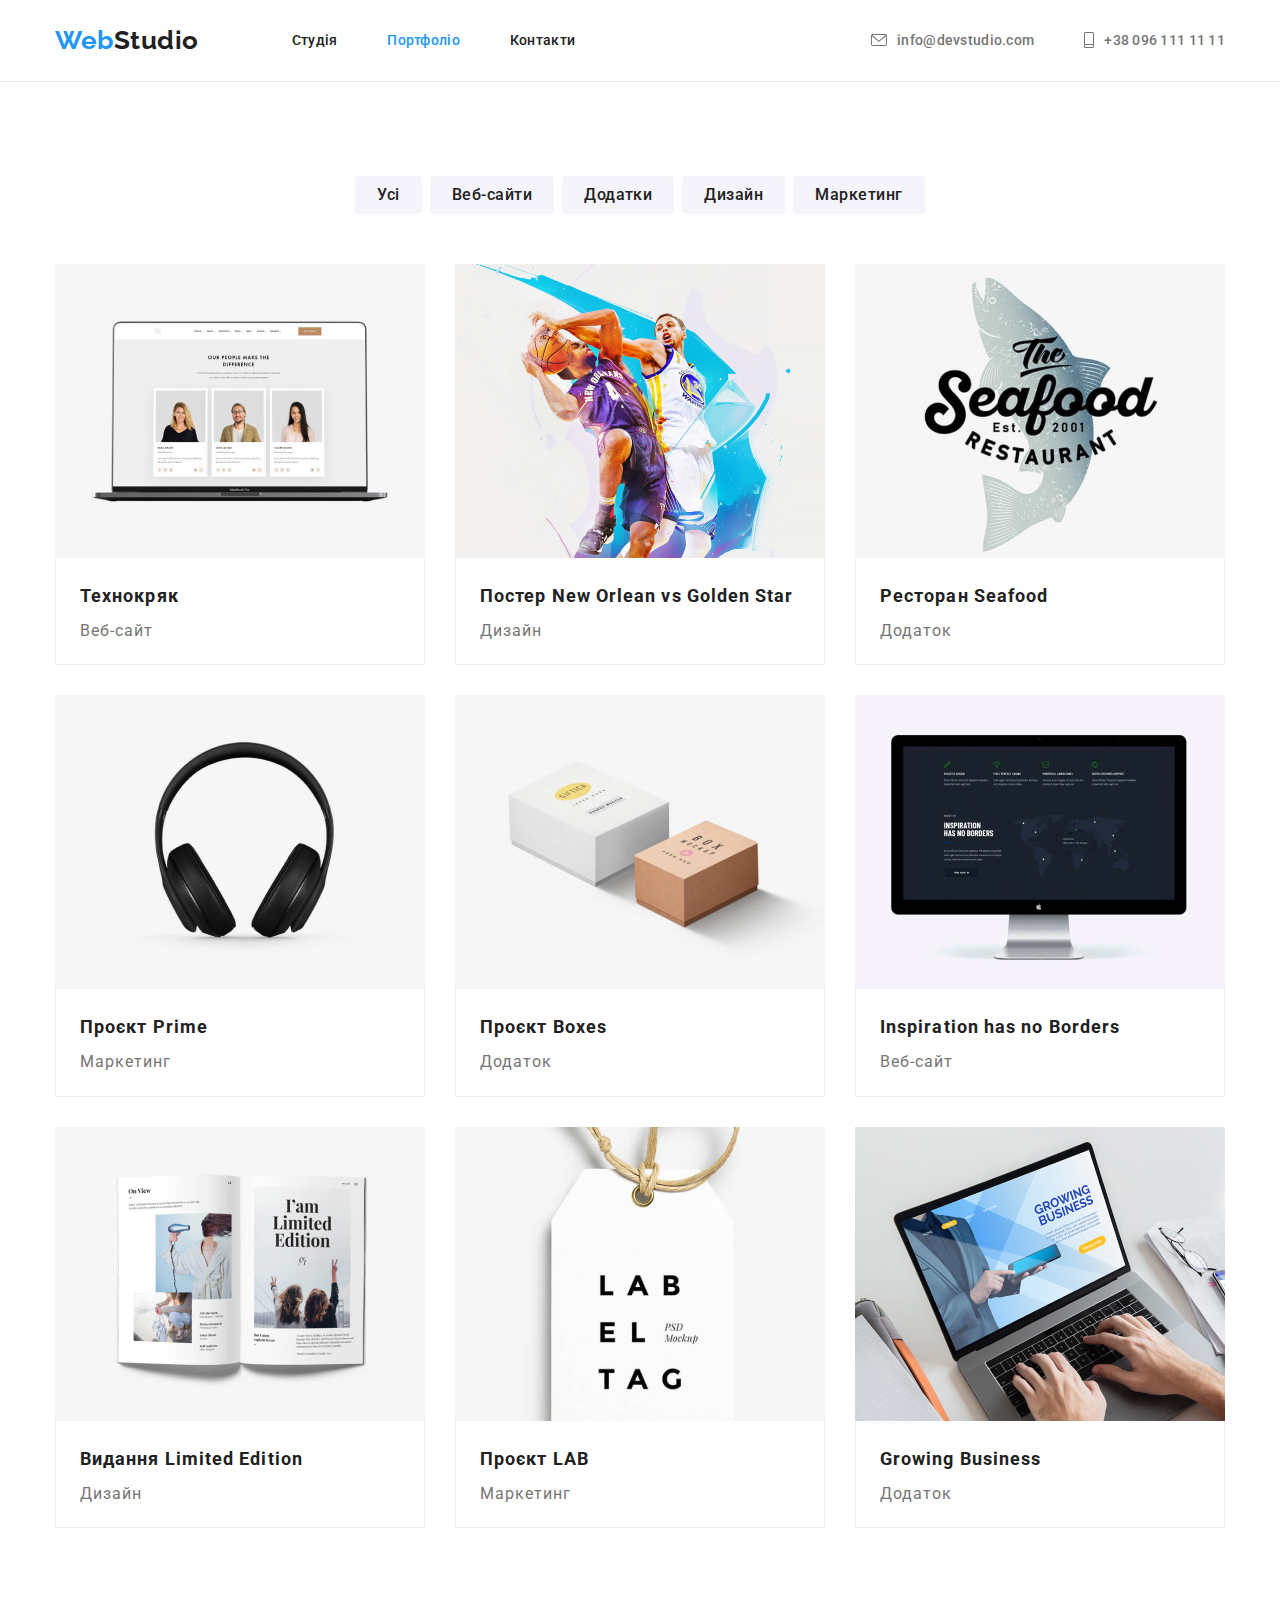
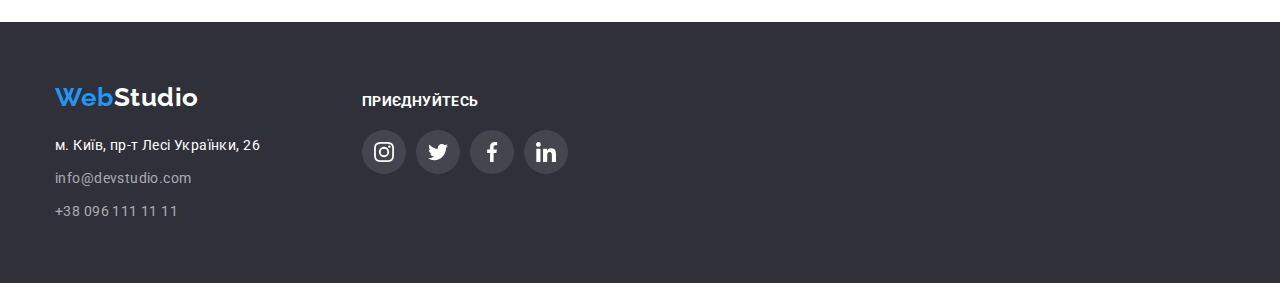
<file: portfolio.html>
<!DOCTYPE html>
<html lang="uk">
  <head>
    <meta charset="UTF-8" />
    <meta http-equiv="X-UA-Compatible" content="IE=edge" />
    <meta name="viewport" content="width=device-width, initial-scale=1.0" />
    <title>Document</title>
    <link rel="preconnect" href="https://fonts.googleapis.com" />
    <link rel="preconnect" href="https://fonts.gstatic.com" crossorigin />
    <link
      href="https://fonts.googleapis.com/css2?family=Raleway:wght@700&family=Roboto:wght@400;500;700;900&display=swap"
      rel="stylesheet"
    />
    <link rel="stylesheet" href="./css/modern-normalize.css" />
    <link rel="stylesheet" href="./css/styles.css" />
  </head>
  <body>
    <!--Верхня лінія-->
    <header class="header-page">
      <div class="container header-container">
        <a class="logo-black" href="./index.html"><span class="logo">Web</span>Studio</a>
        <nav>
          <ul class="header-nav">
            <li><a class="nav-link" href="./index.html">Студія</a></li>
            <li><a class="nav-link-current" href="./portfolio.html">Портфоліо</a></li>
            <li><a class="nav-link" href="./index.html">Контакти</a></li>
          </ul>
        </nav>
        <ul class="header-contacts">
          <li class="contacts-item">
            <a class="contacts-link" href="mailto:info@devstudio.com"
              ><svg class="icon-contacts" width="16" height="12">
                <use href="images/icons.svg#icon-mail"></use>
              </svg>
              info@devstudio.com
            </a>
          </li>
          <li class="contacts-item">
            <a class="contacts-link" href="tel:+380961111111"
              ><svg class="icon-contacts" width="10 " height="16">
                <use href="images/icons.svg#icon-phone"></use>
              </svg>
              +38 096 111 11 11
            </a>
          </li>
        </ul>
      </div>
    </header>
    <!--Герой-->
    <main>
      <section class="section">
        <h1 class="visualy-hiden">Наші роботи</h1>
        <div class="container">
          <ul class="list-btn">
            <li><button class="btn" type="button">Усі</button> </li>
            <li> <button class="btn" type="button">Веб-сайти</button></li>
            <li> <button class="btn" type="button">Додатки</button></li>
            <li><button class="btn" type="button">Дизайн</button> </li>
            <li><button class="btn" type="button">Маркетинг</button> </li>
          </ul>
          <ul class="list-portfolio list">
            <li class="list-parfolio-item">
              <a class="link-card link" href="">
                <img
                  class="img-portfolio"
                  src="./images/portfolio/img.jpg"
                  alt=""
                  width="370"
                  height="294"
                />
                <div class="subtitle-card">
                  <h2 class="subtitle-item">Технокряк</h2>
                  <p class="portfolio-item">Веб-сайт</p>
                </div>
              </a>
            </li>
            <li class="list-parfolio-item">
              <a class="link-card link" href="">
                <img
                  class="img-portfolio"
                  src="./images/portfolio/img-1.jpg"
                  alt=""
                  width="370"
                  height="294"
                />
                <div class="subtitle-card">
                  <h2 class="subtitle-item">Постер New Orlean vs Golden Star</h2>
                  <p class="portfolio-item">Дизайн</p>
                </div>
              </a>
            </li>
            <li class="list-parfolio-item">
              <a class="link-card link" href="">
                <img
                  class="img-portfolio"
                  src="./images/portfolio/img-2.jpg"
                  alt=""
                  width="370"
                  height="294"
                />
                <div class="subtitle-card">
                  <h2 class="subtitle-item">Ресторан <span lang="en">Seafood</span></h2>
                  <p class="portfolio-item">Додаток</p>
                </div>
              </a>
            </li>
            <li class="list-parfolio-item">
              <a class="link-card link" href="">
                <img
                  class="img-portfolio"
                  src="./images/portfolio/img-3.jpg"
                  alt=""
                  width="370"
                  height="294"
                />
                <div class="subtitle-card">
                  <h2 class="subtitle-item">Проєкт <span lang="en">Prime</span></h2>
                  <p class="portfolio-item">Маркетинг</p>
                </div>
              </a>
            </li>
            <li class="list-parfolio-item">
              <a class="link-card link" href="">
                <img
                  class="img-portfolio"
                  src="./images/portfolio/img-4.jpg"
                  alt=""
                  width="370"
                  height="294"
                />
                <div class="subtitle-card">
                  <h2 class="subtitle-item" class="subtitle-item"
                    >Проєкт <span lang="en">Boxes</span></h2
                  >
                  <p class="portfolio-item">Додаток</p>
                </div>
              </a>
            </li>
            <li class="list-parfolio-item">
              <a class="link-card link" href="">
                <img
                  class="img-portfolio"
                  src="./images/portfolio/img-5.jpg"
                  alt=""
                  width="370"
                  height="294"
                />
                <div class="subtitle-card">
                  <h2 class="subtitle-item" lang="en">Inspiration has no Borders</h2>
                  <p class="portfolio-item">Веб-сайт</p>
                </div>
              </a>
            </li>
            <li class="list-parfolio-item">
              <a class="link-card link" href="">
                <img
                  class="img-portfolio"
                  src="./images/portfolio/img-6.jpg"
                  alt=""
                  width="370"
                  height="294"
                />
                <div class="subtitle-card">
                  <h2 class="subtitle-item">Видання <span lang="en">Limited Edition</span></h2>
                  <p class="portfolio-item">Дизайн</p>
                </div>
              </a>
            </li>
            <li class="list-parfolio-item">
              <a class="link-card link" href="">
                <img
                  class="img-portfolio"
                  src="./images/portfolio/img-7.jpg"
                  alt=""
                  width="370"
                  height="294"
                />
                <div class="subtitle-card">
                  <h2 class="subtitle-item">Проєкт <span lang="en">LAB</span></h2>
                  <p class="portfolio-item">Маркетинг</p>
                </div>
              </a>
            </li>
            <li class="list-parfolio-item">
              <a class="link-card link" href="">
                <img
                  class="img-portfolio"
                  src="./images/portfolio/img-8.jpg"
                  alt=""
                  width="370"
                  height="294"
                />
                <div class="subtitle-card">
                  <h2 class="subtitle-item" lang="en">Growing Business</h2>
                  <p class="portfolio-item">Додаток</p>
                </div>
              </a>
            </li>
          </ul>
        </div>
      </section>
    </main>
    <!--Підвал-->
    <footer class="footer">
      <div class="footer-conainer container">
        <div class="adress-block">
          <a class="logo-white" href="./index.html"><span class="logo">Web</span>Studio</a>
          <address class="adress-footer">
            <ul class="footer-list-contacts">
              <li class="contatcts-item">
                <a
                  class="adress"
                  href="https://goo.gl/maps/H4qANSaiNmxvgPKx9"
                  target="_blank"
                  rel="noopener no referrer"
                >
                  м. Київ, пр-т Лесі Українки, 26</a
                >
              </li>
              <li class="footer-contacts-list">
                <a class="footer-mail" href="mailto:info@devstudio.com">info@devstudio.com</a>
              </li>
              <li>
                <a class="footer-tel" href="tel:+380961111111">+38 096 111 11 11</a>
              </li>
            </ul>
          </address>
        </div>
        <div class="social-links-footer">
          <p class="social-title">приєднуйтесь</p>
          <ul class="socials-list list">
            <li class="socials-item">
              <a
                class="socials-link-footer link"
                href="https://instagram.com"
                target="_blank"
                rel="noopener noreferrer"
                aria-label="instagram"
              >
                <svg class="social-icon-footer" width="20" height="20">
                  <use href="images/icons.svg#icon-instagram"></use>
                </svg>
              </a>
            </li>
            <li class="socials-item">
              <a
                class="socials-link-footer link"
                href="https://twitter.com"
                target="_blank"
                rel="noopener noreferrer"
                aria-label="twitter"
              >
                <svg class="social-icon-footer" width="20" height="20">
                  <use href="images/icons.svg#icon-twitter"></use>
                </svg>
              </a>
            </li>
            <li class="socials-item">
              <a
                class="socials-link-footer link"
                href="https://facebook.com"
                target="_blank"
                rel="noopener noreferrer"
                aria-label="facebook"
              >
                <svg class="social-icon-footer" width="20" height="20">
                  <use href="images/icons.svg#icon-facebook"></use>
                </svg>
              </a>
            </li>
            <li class="socials-item">
              <a
                class="socials-link-footer link"
                href="https://linkedin.com"
                target="_blank"
                rel="noopener noreferrer"
                aria-label="linkedin"
              >
                <svg class="social-icon-footer" width="20" height="20">
                  <use href="images/icons.svg#icon-linkedin"></use>
                </svg>
              </a>
            </li>
          </ul>
        </div>
      </div>
    </footer>
  </body>
</html>
</file>
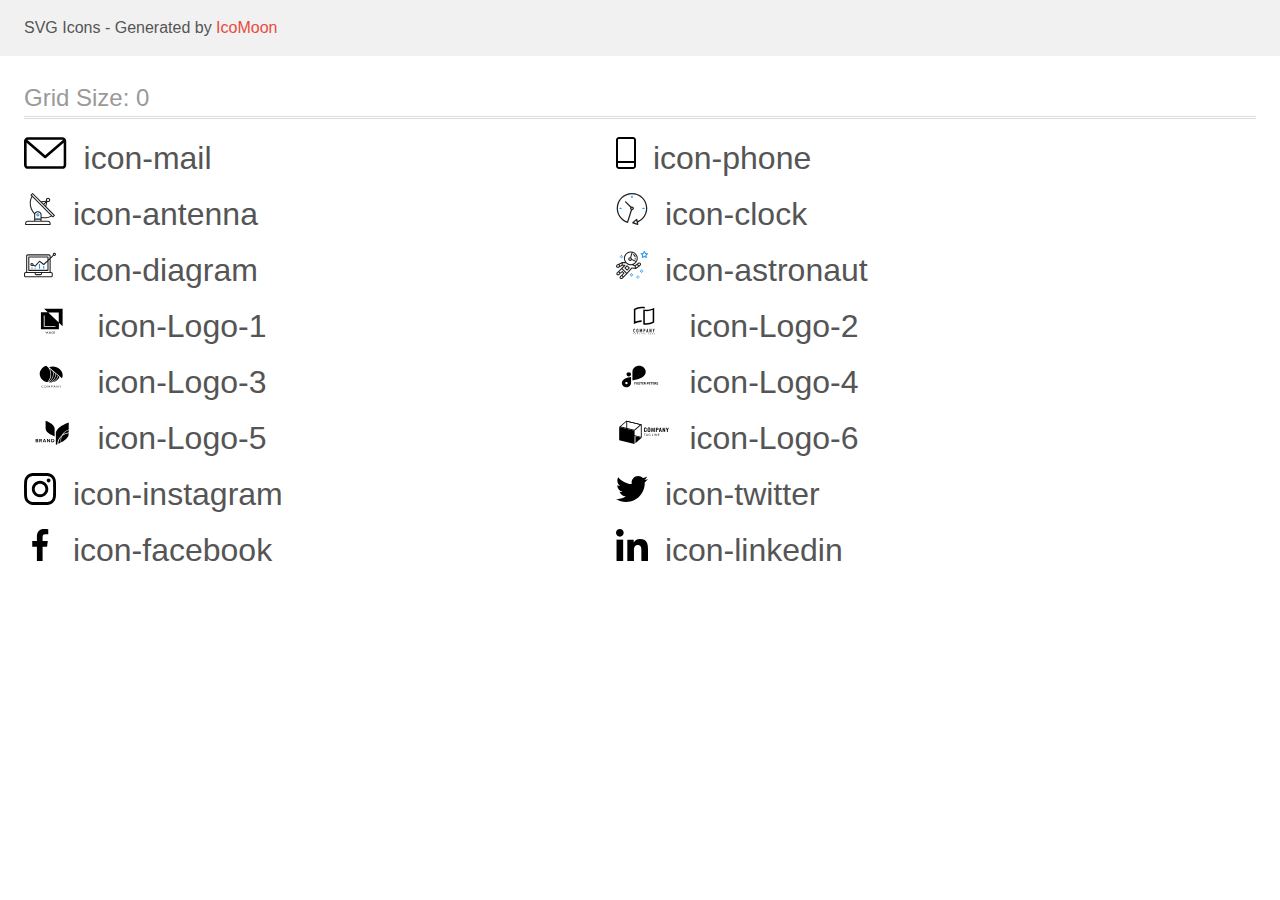
<file: images/icon/icomoon/demo.html>
<!doctype html>
<html>
<head>
    <title>IcoMoon - SVG Icons</title>
    <meta charset="utf-8">
    <meta name="viewport" content="width=device-width, initial-scale=1">
    <link rel="stylesheet" href="demo-files/demo.css">
    <link rel="stylesheet" href="style.css">
</head>
<body>
<svg aria-hidden="true" style="position: absolute; width: 0; height: 0; overflow: hidden;" version="1.1" xmlns="http://www.w3.org/2000/svg" xmlns:xlink="http://www.w3.org/1999/xlink">
<defs>
<symbol id="icon-mail" viewBox="0 0 43 32">
<path d="M38.667 0h-34.667c-2.206 0-4 1.794-4 4v24c0 2.206 1.794 4 4 4h34.667c2.206 0 4-1.794 4-4v-24c0-2.206-1.794-4-4-4zM38.667 2.667c0.181 0 0.353 0.038 0.511 0.103l-17.844 15.466-17.844-15.466c0.158-0.066 0.33-0.103 0.511-0.103h34.667zM38.667 29.333h-34.667c-0.736 0-1.333-0.598-1.333-1.333v-22.413l17.793 15.421c0.251 0.217 0.563 0.326 0.874 0.326s0.622-0.108 0.874-0.326l17.793-15.421v22.413c0 0.736-0.598 1.333-1.333 1.333z"></path>
</symbol>
<symbol id="icon-phone" viewBox="0 0 20 32">
<path d="M17 0h-14c-1.654 0-3 1.346-3 3v26c0 1.654 1.346 3 3 3h14c1.654 0 3-1.346 3-3v-26c0-1.654-1.346-3-3-3zM3 2h14c0.552 0 1 0.448 1 1v21h-16v-21c0-0.552 0.448-1 1-1zM17 30h-14c-0.552 0-1-0.448-1-1v-3h16v3c0 0.552-0.448 1-1 1z"></path>
</symbol>
<symbol id="icon-antenna" viewBox="0 0 32 32">
<path fill="#212121" style="fill: var(--color1, #212121)" d="M30.773 22.098l-8.443-8.505 0.937-4.615c0.242 0.094 0.499 0.144 0.758 0.146h0.006c1.192 0.014 2.17-0.941 2.184-2.133s-0.941-2.17-2.133-2.184c-1.192-0.014-2.17 0.941-2.184 2.133-0.003 0.255 0.039 0.509 0.125 0.749l-4.96 0.605-8.091-8.133c-0.099-0.101-0.235-0.159-0.377-0.16-0.14 0.001-0.274 0.056-0.373 0.155l-1.513 1.504c-0.208 0.208-0.208 0.546 0 0.754l0.814 0.826c-3.153 5.798-2.129 12.978 2.519 17.663 0.043 0.041 0.092 0.074 0.146 0.098-0.034 0.18-0.051 0.364-0.052 0.547v6.187h-6.4c-1.472 0.002-2.665 1.195-2.667 2.667v1.067c0 0.295 0.239 0.533 0.533 0.533h24.533c0.295 0 0.533-0.239 0.533-0.533v-1.067c-0.002-1.472-1.195-2.665-2.667-2.667h-6.4v-2.742c1.003 0.21 2.024 0.317 3.049 0.32 2.458-0.003 4.877-0.615 7.040-1.783l0.818 0.823c0.099 0.101 0.235 0.159 0.377 0.16 0.14-0.001 0.274-0.056 0.373-0.155l1.513-1.504c0.208-0.208 0.208-0.546 0-0.754zM23.28 6.233c0.418-0.415 1.093-0.414 1.508 0.004s0.414 1.093-0.004 1.508c-0.2 0.199-0.47 0.31-0.752 0.31h-0.003c-0.589-0.003-1.064-0.483-1.061-1.072 0.002-0.282 0.115-0.552 0.314-0.751h-0.002zM22.024 9.738l-0.598 2.946-1.175-1.182 1.774-1.763zM21.419 8.836l-1.92 1.909-1.485-1.493 3.405-0.415zM24.004 28.8c0.884 0 1.6 0.716 1.6 1.6v0.533h-23.467v-0.533c0-0.884 0.716-1.6 1.6-1.6h20.267zM16.537 26.667v1.067h-5.333v-1.067h5.333zM11.204 25.6v-4.053c0-1.294 1.196-2.347 2.667-2.347s2.667 1.053 2.667 2.347v4.053h-5.333zM17.604 23.904v-2.357c0-1.882-1.675-3.413-3.733-3.413-1.331-0.020-2.576 0.657-3.281 1.786-4.058-4.274-4.971-10.645-2.279-15.887l18.602 18.708c-2.872 1.461-6.165 1.873-9.309 1.163zM28.893 23.22l-21.057-21.181 0.755-0.752 7.935 7.98c0.004 0 0.006 0.007 0.010 0.010l13.115 13.191-0.757 0.752z"></path>
<path fill="#2196f3" style="fill: var(--color2, #2196f3)" d="M13.876 20.267h-0.005c-0.884-0.001-1.601 0.714-1.602 1.598s0.714 1.601 1.598 1.602h0.005c0.884 0.001 1.601-0.714 1.602-1.598s-0.714-1.601-1.598-1.602zM14.249 22.245c-0.1 0.1-0.236 0.156-0.378 0.155-0.295-0.002-0.532-0.242-0.531-0.536 0.001-0.141 0.057-0.276 0.157-0.375s0.233-0.154 0.373-0.155c0.295 0.002 0.532 0.241 0.53 0.536-0.001 0.141-0.057 0.276-0.157 0.375h0.005z"></path>
</symbol>
<symbol id="icon-clock" viewBox="0 0 32 32">
<path fill="#212121" style="fill: var(--color1, #212121)" d="M31.297 15.301c-0.002-8.452-6.855-15.303-15.308-15.301s-15.303 6.855-15.301 15.308c0.001 6.658 4.307 12.551 10.649 14.576 0.061 0.019 0.124 0.029 0.187 0.029 0.121-0 0.239-0.032 0.342-0.094 0.135-0.080 0.236-0.207 0.283-0.356l3.865-12.25c1.057-0.005 1.909-0.866 1.903-1.923s-0.866-1.909-1.923-1.903c-0.284 0.001-0.565 0.067-0.82 0.191l-5.106-5.107c-0.253-0.245-0.657-0.238-0.902 0.016-0.239 0.247-0.239 0.639 0 0.886l5.103 5.109c-0.392 0.799-0.168 1.764 0.536 2.309l-3.683 11.673c-7.278-2.681-11.004-10.754-8.323-18.032s10.754-11.004 18.032-8.323 11.004 10.754 8.323 18.032c-1.31 3.556-4.001 6.431-7.462 7.973l-0.398-1.874c-0.073-0.344-0.411-0.565-0.756-0.492-0.109 0.023-0.209 0.074-0.292 0.148l-3.837 3.426c-0.263 0.234-0.287 0.637-0.052 0.9 0.076 0.085 0.174 0.149 0.283 0.184l4.899 1.563c0.335 0.108 0.694-0.077 0.802-0.412 0.034-0.106 0.040-0.219 0.017-0.328l-0.391-1.839c5.664-2.388 9.342-7.942 9.329-14.089zM15.992 14.664c0.352 0 0.638 0.286 0.638 0.638s-0.286 0.638-0.638 0.638c-0.352 0-0.638-0.285-0.638-0.638s0.285-0.638 0.638-0.638zM18.093 29.528l2.184-1.948 0.603 2.84-2.787-0.892z"></path>
<path fill="#2196f3" style="fill: var(--color2, #2196f3)" d="M15.354 3.185v1.275c0 0.352 0.285 0.638 0.638 0.638s0.638-0.285 0.638-0.638v-1.275c0-0.352-0.286-0.638-0.638-0.638s-0.638 0.286-0.638 0.638z"></path>
<path fill="#2196f3" style="fill: var(--color2, #2196f3)" d="M3.876 14.664c-0.352 0-0.638 0.286-0.638 0.638s0.285 0.638 0.638 0.638h1.275c0.352 0 0.638-0.285 0.638-0.638s-0.285-0.638-0.638-0.638h-1.275z"></path>
<path fill="#2196f3" style="fill: var(--color2, #2196f3)" d="M28.108 15.939c0.352 0 0.638-0.285 0.638-0.638s-0.285-0.638-0.638-0.638h-1.275c-0.352 0-0.638 0.286-0.638 0.638s0.286 0.638 0.638 0.638h1.275z"></path>
</symbol>
<symbol id="icon-diagram" viewBox="0 0 32 32">
<path fill="#2196f3" style="fill: var(--color2, #2196f3)" d="M14.926 14.965h1.066v4.798h-1.066v-4.797z"></path>
<path fill="#2196f3" style="fill: var(--color2, #2196f3)" d="M19.19 17.097h1.066v2.665h-1.066v-2.665z"></path>
<path fill="#2196f3" style="fill: var(--color2, #2196f3)" d="M10.661 18.696h1.066v1.066h-1.066v-1.066z"></path>
<path fill="#2196f3" style="fill: var(--color2, #2196f3)" d="M7.463 18.163h1.066v1.599h-1.066v-1.599z"></path>
<path fill="#212121" style="fill: var(--color1, #212121)" d="M1.599 28.291h25.587c0.883 0 1.599-0.716 1.599-1.599v-2.132c0-0.883-0.716-1.599-1.599-1.599h-0.533v-13.293l3.028-2.868c0.703 0.346 1.553 0.136 2.013-0.499s0.396-1.508-0.152-2.068-1.42-0.644-2.065-0.198c-0.644 0.446-0.873 1.292-0.542 2.002l-2.281 2.163v-1.23c0-0.883-0.716-1.599-1.599-1.599h-21.322c-0.883 0-1.599 0.716-1.599 1.599v15.992h-0.533c-0.883 0-1.599 0.716-1.599 1.599v2.132c0 0.883 0.716 1.599 1.599 1.599zM30.384 4.837c0.294 0 0.533 0.239 0.533 0.533s-0.239 0.533-0.533 0.533c-0.294 0-0.533-0.239-0.533-0.533s0.239-0.533 0.533-0.533zM3.198 6.969c0-0.294 0.239-0.533 0.533-0.533h21.322c0.294 0 0.533 0.239 0.533 0.533v2.239l-1.066 1.013v-2.186c0-0.294-0.239-0.533-0.533-0.533h-19.19c-0.294 0-0.533 0.239-0.533 0.533v13.326c0 0.294 0.239 0.533 0.533 0.533h19.19c0.294 0 0.533-0.239 0.533-0.533v-9.674l1.066-1.010v12.284h-22.388v-15.992zM7.996 13.899c-0.721-0.002-1.354 0.478-1.546 1.174s0.105 1.433 0.725 1.801c0.62 0.368 1.41 0.276 1.928-0.226l1.853 0.93c0.215 0.108 0.476 0.057 0.636-0.123l3.939-4.431 3.872 2.901c0.208 0.156 0.498 0.139 0.686-0.039l3.365-3.188v8.131h-18.124v-12.26h18.124v2.66l-3.771 3.572-3.904-2.927c-0.222-0.166-0.534-0.135-0.718 0.072l-3.993 4.493-1.493-0.746c0.011-0.064 0.018-0.129 0.020-0.193 0-0.883-0.716-1.599-1.599-1.599zM8.529 15.498c0 0.294-0.239 0.533-0.533 0.533s-0.533-0.239-0.533-0.533c0-0.294 0.239-0.533 0.533-0.533s0.533 0.239 0.533 0.533zM11.727 24.027h5.331v0.533c0 0.294-0.239 0.533-0.533 0.533h-4.264c-0.294 0-0.533-0.239-0.533-0.533v-0.533zM1.066 24.56c0-0.294 0.239-0.533 0.533-0.533h9.062v0.533c0 0.883 0.716 1.599 1.599 1.599h4.264c0.883 0 1.599-0.716 1.599-1.599v-0.533h9.062c0.294 0 0.533 0.239 0.533 0.533v2.132c0 0.294-0.239 0.533-0.533 0.533h-25.587c-0.294 0-0.533-0.239-0.533-0.533v-2.132z"></path>
</symbol>
<symbol id="icon-astronaut" viewBox="0 0 32 32">
<path fill="#2196f3" style="fill: var(--color2, #2196f3)" d="M31.974 4.524c-0.063-0.193-0.229-0.333-0.43-0.363l-1.91-0.278-0.855-1.731c-0.179-0.365-0.777-0.365-0.956 0l-0.855 1.731-1.91 0.278c-0.201 0.029-0.367 0.17-0.431 0.363-0.062 0.193-0.011 0.405 0.135 0.547l1.383 1.348-0.326 1.903c-0.034 0.2 0.048 0.402 0.212 0.522 0.166 0.121 0.382 0.135 0.562 0.040l1.709-0.899 1.709 0.899c0.078 0.041 0.164 0.061 0.249 0.061 0.11 0 0.221-0.034 0.314-0.102 0.164-0.119 0.246-0.322 0.212-0.522l-0.326-1.903 1.383-1.348c0.145-0.142 0.197-0.354 0.135-0.547zM29.511 5.851c-0.125 0.122-0.183 0.299-0.153 0.472l0.191 1.114-1-0.526c-0.078-0.041-0.163-0.061-0.249-0.061s-0.17 0.020-0.249 0.061l-1.001 0.526 0.191-1.114c0.030-0.173-0.028-0.349-0.153-0.472l-0.81-0.789 1.119-0.163c0.174-0.025 0.324-0.134 0.402-0.292l0.5-1.013 0.5 1.013c0.078 0.157 0.228 0.267 0.402 0.292l1.119 0.163-0.809 0.789z"></path>
<path fill="#2196f3" style="fill: var(--color2, #2196f3)" d="M26.134 20.522h-1.067v1.067h1.067v-1.067z"></path>
<path fill="#2196f3" style="fill: var(--color2, #2196f3)" d="M26.134 22.656h-1.067v1.067h1.067v-1.067z"></path>
<path fill="#2196f3" style="fill: var(--color2, #2196f3)" d="M27.2 21.589h-1.067v1.067h1.067v-1.067z"></path>
<path fill="#2196f3" style="fill: var(--color2, #2196f3)" d="M25.067 21.589h-1.067v1.067h1.067v-1.067z"></path>
<path fill="#2196f3" style="fill: var(--color2, #2196f3)" d="M22.4 26.389h-1.067v1.067h1.067v-1.067z"></path>
<path fill="#2196f3" style="fill: var(--color2, #2196f3)" d="M22.4 28.522h-1.067v1.067h1.067v-1.067z"></path>
<path fill="#2196f3" style="fill: var(--color2, #2196f3)" d="M23.467 27.456h-1.067v1.067h1.067v-1.067z"></path>
<path fill="#2196f3" style="fill: var(--color2, #2196f3)" d="M21.333 27.456h-1.067v1.067h1.067v-1.067z"></path>
<path fill="#2196f3" style="fill: var(--color2, #2196f3)" d="M16 24.256h-1.067v1.067h1.067v-1.067z"></path>
<path fill="#2196f3" style="fill: var(--color2, #2196f3)" d="M16 26.389h-1.067v1.067h1.067v-1.067z"></path>
<path fill="#2196f3" style="fill: var(--color2, #2196f3)" d="M17.067 25.322h-1.067v1.067h1.067v-1.067z"></path>
<path fill="#2196f3" style="fill: var(--color2, #2196f3)" d="M14.933 25.322h-1.067v1.067h1.067v-1.067z"></path>
<path fill="#2196f3" style="fill: var(--color2, #2196f3)" d="M5.867 6.122h-1.067v1.067h1.067v-1.067z"></path>
<path fill="#2196f3" style="fill: var(--color2, #2196f3)" d="M5.867 8.255h-1.067v1.067h1.067v-1.067z"></path>
<path fill="#2196f3" style="fill: var(--color2, #2196f3)" d="M6.933 7.189h-1.067v1.067h1.067v-1.067z"></path>
<path fill="#2196f3" style="fill: var(--color2, #2196f3)" d="M4.8 7.189h-1.067v1.067h1.067v-1.067z"></path>
<path fill="#212121" style="fill: var(--color1, #212121)" d="M24.715 14.159c-0.287-0.388-0.709-0.637-1.188-0.705-0.481-0.068-0.956 0.058-1.34 0.352l-1.252 0.96-1.898 1.417-1.358-0.541c2.421-1.086 4.114-3.508 4.114-6.32 0-3.823-3.123-6.933-6.961-6.933s-6.961 3.11-6.961 6.933c0 1.386 0.414 2.674 1.12 3.758l-2.764-0.024c-0.002 0-0.003 0-0.005 0-0.009 0-0.015 0.004-0.023 0.005-0.053 0.002-0.105 0.013-0.155 0.031-0.013 0.005-0.026 0.008-0.038 0.013-0.006 0.003-0.013 0.003-0.019 0.006l-3.233 1.596c-0.001 0-0.001 0-0.001 0.001l-1.893 0.911c-0.021 0.009-0.042 0.021-0.063 0.035-0.755 0.502-1.012 1.489-0.598 2.295 0.22 0.429 0.595 0.745 1.056 0.889 0.178 0.055 0.359 0.083 0.539 0.083 0.29 0 0.577-0.071 0.839-0.211l1.388-0.738 2.264-1.169 1.357-0.008-5.442 5.416c-0.001 0.001-0.001 0.001-0.002 0.001l-1.339 1.333c-0.316 0.315-0.49 0.732-0.49 1.178s0.174 0.863 0.49 1.179c0.325 0.323 0.752 0.485 1.179 0.485s0.854-0.162 1.18-0.485l1.314-1.309 1.741-1.3 0.901 0.897-1.762 1.754c-0 0.001-0.001 0.001-0.002 0.001l-1.339 1.333c-0.316 0.315-0.49 0.732-0.49 1.178s0.174 0.863 0.49 1.179c0.325 0.323 0.753 0.485 1.18 0.485s0.855-0.162 1.18-0.485l3.482-3.467c0.001-0.001 0.001-0.001 0.001-0.002l1.010-1-0.004-0.004c0.006-0.006 0.015-0.009 0.022-0.015l5.166-5.658 3.471 0.494c0.025 0.004 0.050 0.005 0.075 0.005 0.065 0 0.127-0.015 0.187-0.038 0.018-0.006 0.033-0.015 0.050-0.023 0.019-0.010 0.039-0.015 0.058-0.027l3.213-2.133c0.012-0.008 0.018-0.021 0.029-0.029 0.013-0.010 0.029-0.014 0.041-0.026l1.271-1.191c0.662-0.62 0.753-1.635 0.212-2.362zM2.13 17.77c-0.173 0.093-0.37 0.111-0.558 0.052-0.187-0.058-0.338-0.186-0.427-0.358-0.161-0.314-0.068-0.695 0.214-0.902l1.314-0.632 0.449 1.312-0.992 0.528zM5.628 15.942l-1.548 0.8-0.439-1.283 2.027-1.001-0.040 1.484zM20.727 9.322c0 0.918-0.219 1.785-0.599 2.559l-4.181-1.899c-0.044-0.573-0.341-1.075-0.788-1.388l1.464-4.86c2.378 0.756 4.105 2.974 4.105 5.588zM8.938 9.322c0-3.235 2.644-5.867 5.894-5.867 0.253 0 0.5 0.021 0.745 0.052l-1.432 4.754c-0.019-0.001-0.037-0.006-0.057-0.006-1.033 0-1.873 0.837-1.873 1.867s0.84 1.867 1.873 1.867c0.694 0 1.294-0.383 1.618-0.945l3.862 1.755c-1.075 1.446-2.795 2.39-4.737 2.39-3.25 0-5.894-2.632-5.894-5.867zM14.894 10.122c0 0.441-0.362 0.8-0.806 0.8s-0.806-0.359-0.806-0.8c0-0.441 0.362-0.8 0.806-0.8s0.806 0.359 0.806 0.8zM2.465 25.146c-0.236 0.234-0.619 0.234-0.854 0.001-0.114-0.114-0.176-0.263-0.176-0.423s0.062-0.309 0.176-0.421l0.962-0.958 0.851 0.848-0.959 0.955zM5.679 28.88c-0.236 0.234-0.619 0.235-0.855 0.001-0.114-0.114-0.176-0.263-0.176-0.423s0.062-0.309 0.176-0.421l0.963-0.959 0.852 0.848-0.96 0.955zM9.16 25.411c-0.001 0-0.001 0-0.002 0.001l-1.765 1.76-0.852-0.848 1.763-1.755c0 0 0 0 0-0s0.001-0.001 0.002-0.001c0.040-0.040 0.065-0.088 0.090-0.135 0.007-0.014 0.020-0.026 0.026-0.040 0.017-0.041 0.019-0.085 0.026-0.129 0.003-0.025 0.014-0.047 0.014-0.073 0-0.036-0.013-0.070-0.020-0.106-0.006-0.032-0.006-0.065-0.019-0.095-0.020-0.050-0.055-0.094-0.091-0.138-0.010-0.012-0.014-0.027-0.025-0.038 0 0 0 0-0.001 0s-0.001-0.002-0.001-0.002l-1.607-1.6c-0.017-0.017-0.039-0.024-0.058-0.038-0.028-0.022-0.055-0.042-0.087-0.058-0.030-0.015-0.061-0.024-0.093-0.033-0.034-0.010-0.067-0.017-0.103-0.020-0.033-0.002-0.063 0.001-0.095 0.005-0.036 0.004-0.069 0.009-0.104 0.020-0.034 0.011-0.063 0.027-0.094 0.045-0.020 0.011-0.042 0.015-0.061 0.029l-1.773 1.324-0.901-0.897 2.399-2.386 4.361 4.289-0.928 0.919zM15.979 18.394c-0.015-0.002-0.030 0.004-0.045 0.003-0.039-0.002-0.076 0.001-0.115 0.007-0.030 0.005-0.059 0.011-0.088 0.021-0.034 0.012-0.065 0.028-0.097 0.047-0.030 0.018-0.057 0.037-0.083 0.061-0.013 0.011-0.028 0.017-0.040 0.029l-4.698 5.146-4.328-4.257 2.833-2.818c0.209-0.208 0.21-0.546 0.002-0.755-0.105-0.105-0.243-0.157-0.381-0.156v-0.001l-2.219 0.013 0.028-1.607 3.104 0.027c1.265 1.294 3.029 2.101 4.981 2.101 0.437 0 0.864-0.045 1.279-0.123 0.040 0.032 0.079 0.065 0.13 0.085l2.41 0.96 0.331 1.644-3.003-0.427zM20.020 18.572l-0.313-1.558 1.446-1.080 0.947 1.257-2.080 1.381zM23.774 15.741l-0.838 0.785-0.931-1.236 0.831-0.637c0.155-0.119 0.351-0.168 0.543-0.143 0.193 0.027 0.364 0.128 0.48 0.284 0.217 0.292 0.18 0.699-0.085 0.947z"></path>
<path fill="#212121" style="fill: var(--color1, #212121)" d="M13.602 18.544l-2.143-2.133c-0.207-0.207-0.545-0.207-0.753 0l-2.142 2.133c-0.1 0.101-0.157 0.236-0.157 0.378s0.056 0.278 0.157 0.378l2.142 2.133c0.104 0.103 0.241 0.155 0.377 0.155s0.273-0.052 0.376-0.155l2.143-2.133c0.1-0.1 0.157-0.236 0.157-0.378s-0.057-0.278-0.157-0.378zM11.083 20.303l-1.387-1.381 1.387-1.381 1.387 1.381-1.387 1.381z"></path>
<path fill="#212121" style="fill: var(--color1, #212121)" d="M17.164 5.071l-0.258 1.036c0.071 0.018 1.738 0.452 1.738 2.149h1.067c-0-2.017-1.666-2.965-2.547-3.185z"></path>
<path fill="#212121" style="fill: var(--color1, #212121)" d="M19.711 9.322h-1.067v1.067h1.067v-1.067z"></path>
</symbol>
<symbol id="icon-Logo-1" viewBox="0 0 57 32">
<path d="M20.267 3.733l3.738 3.538-6.938-0.004v17.166h18.133v-6.564l3.733 3.534v-17.671h-18.667zM35.036 17.455l-10.597-10.032h10.597v10.032zM31.746 21.923h-11.81v-11.545h0.835v10.764h10.975v0.782zM22.725 26.72l-0.436 0.898-0.436-0.898h-0.366l0.637 1.198v0.698h0.331v-0.698l0.635-1.198h-0.365zM23.273 28.615l0.154-0.441h0.734l0.155 0.441h0.344l-0.717-1.896h-0.296l-0.716 1.896h0.342zM23.794 27.122l0.275 0.786h-0.549l0.275-0.786zM25.531 27.863c-0.048 0.073-0.072 0.153-0.072 0.241 0 0.16 0.056 0.29 0.168 0.389s0.263 0.148 0.451 0.148 0.349-0.051 0.484-0.152l0.107 0.126h0.367l-0.279-0.329c0.109-0.149 0.164-0.341 0.164-0.574h-0.275c0 0.128-0.026 0.243-0.079 0.348l-0.366-0.432 0.129-0.094c0.091-0.066 0.157-0.132 0.197-0.198s0.060-0.14 0.060-0.219c0-0.12-0.044-0.22-0.133-0.301s-0.201-0.122-0.339-0.122c-0.153 0-0.274 0.043-0.365 0.13s-0.135 0.203-0.135 0.352c0 0.061 0.014 0.124 0.043 0.189s0.081 0.144 0.155 0.237c-0.141 0.101-0.235 0.188-0.283 0.262zM26.386 28.282c-0.093 0.071-0.193 0.107-0.299 0.107-0.095 0-0.17-0.027-0.227-0.082s-0.085-0.126-0.085-0.214c0-0.102 0.052-0.192 0.156-0.271l0.040-0.029 0.414 0.488zM26.046 27.442c-0.089-0.11-0.134-0.202-0.134-0.275 0-0.063 0.018-0.116 0.055-0.158s0.085-0.063 0.147-0.063c0.057 0 0.105 0.018 0.142 0.053s0.056 0.077 0.056 0.126c0 0.075-0.027 0.136-0.081 0.184l-0.040 0.033-0.145 0.099zM29.132 28.472c0.13-0.114 0.205-0.272 0.224-0.474h-0.328c-0.017 0.135-0.059 0.232-0.124 0.29s-0.162 0.087-0.292 0.087c-0.142 0-0.249-0.054-0.323-0.161s-0.109-0.264-0.109-0.469v-0.168c0.002-0.202 0.041-0.355 0.117-0.46s0.188-0.158 0.331-0.158c0.123 0 0.217 0.030 0.28 0.091s0.104 0.158 0.12 0.294h0.328c-0.021-0.207-0.095-0.368-0.223-0.482s-0.296-0.171-0.505-0.171c-0.155 0-0.293 0.037-0.411 0.111s-0.209 0.179-0.272 0.315c-0.063 0.136-0.095 0.294-0.095 0.473v0.177c0.003 0.174 0.035 0.328 0.098 0.46s0.151 0.234 0.266 0.306c0.115 0.071 0.249 0.107 0.4 0.107 0.216 0 0.389-0.056 0.52-0.169zM31.068 28.206c0.064-0.141 0.096-0.304 0.096-0.49v-0.105c-0.001-0.185-0.034-0.347-0.099-0.486s-0.158-0.247-0.277-0.32c-0.119-0.075-0.256-0.112-0.41-0.112s-0.292 0.038-0.411 0.113c-0.119 0.075-0.211 0.183-0.277 0.324s-0.098 0.305-0.098 0.49v0.107c0.001 0.181 0.034 0.342 0.099 0.48s0.159 0.246 0.279 0.322c0.121 0.075 0.258 0.112 0.411 0.112 0.155 0 0.293-0.037 0.411-0.112s0.212-0.183 0.276-0.323zM30.716 27.135c0.080 0.112 0.12 0.273 0.12 0.483v0.099c0 0.214-0.040 0.376-0.119 0.487s-0.19 0.167-0.336 0.167c-0.144 0-0.257-0.057-0.339-0.171s-0.121-0.275-0.121-0.483v-0.109c0.002-0.204 0.043-0.362 0.122-0.473s0.192-0.168 0.335-0.168c0.146 0 0.258 0.056 0.337 0.168z"></path>
</symbol>
<symbol id="icon-Logo-2" viewBox="0 0 57 32">
<path d="M26.727 3.165h-0.073c-0.112-0.007-0.224-0.010-0.336-0.012v0h-0.243c-0.212 0-0.428 0.005-0.642 0.016-0.016-0.001-0.032-0.001-0.049 0-1.944 0.11-3.848 0.596-5.609 1.431l-0.231 0.111v11.809l0.54-0.183c0.474-0.163 0.978-0.309 1.5-0.445 1.411-0.362 2.861-0.555 4.317-0.574v1.551c-0.193 0.001-0.38 0.007-0.568 0.016h-0.045c-1.121 0.061-2.233 0.232-3.322 0.51-1.378 0.345-2.708 0.863-3.957 1.542v-15.145c1.298-0.757 2.695-1.325 4.151-1.688 1.278-0.33 2.593-0.5 3.913-0.504h0.228c0.273 0.007 0.538 0.019 0.788 0.038 0.658 0.046 1.31 0.15 1.95 0.311v1.527c-0.621-0.145-1.253-0.24-1.889-0.285-0.013-0.001-0.026-0.002-0.039-0.003-0.132-0.011-0.263-0.022-0.386-0.022zM29.415 4.726c0.339 0.026 0.689 0.038 1.044 0.038 1.388-0.005 2.769-0.182 4.114-0.528 1.378-0.346 2.706-0.865 3.956-1.543v14.875c-1.298 0.756-2.696 1.325-4.153 1.688-1.279 0.329-2.593 0.498-3.913 0.503-1 0.008-1.997-0.11-2.968-0.35v-14.971c0.229 0.053 0.465 0.102 0.706 0.142 0.394 0.066 0.81 0.115 1.214 0.145zM36.985 4.841l-0.54 0.182c-0.497 0.167-0.997 0.316-1.5 0.449-1.465 0.377-2.971 0.57-4.483 0.575-0.352 0-0.676-0.010-0.989-0.030l-0.43-0.028v12.148l0.37 0.033c0.343 0.030 0.696 0.045 1.052 0.045 1.191-0.005 2.377-0.159 3.531-0.457 0.95-0.238 1.874-0.57 2.759-0.991l0.231-0.111v-11.813z"></path>
<path d="M19.060 24.113c-0.078-0.080-0.171-0.144-0.274-0.186s-0.214-0.061-0.326-0.057c-0.119-0.002-0.237 0.021-0.347 0.065-0.101 0.040-0.193 0.101-0.27 0.178s-0.135 0.17-0.174 0.271c-0.042 0.107-0.063 0.22-0.062 0.335v2.023c-0.005 0.143 0.022 0.284 0.080 0.415 0.048 0.104 0.117 0.196 0.202 0.271 0.081 0.068 0.176 0.117 0.278 0.144 0.098 0.028 0.2 0.042 0.302 0.042 0.113 0.001 0.224-0.023 0.326-0.070 0.101-0.044 0.193-0.108 0.27-0.187 0.075-0.079 0.135-0.171 0.177-0.271 0.043-0.102 0.065-0.212 0.065-0.323v-0.226h-0.529v0.18c0.002 0.062-0.009 0.123-0.031 0.18-0.017 0.043-0.043 0.082-0.077 0.114-0.033 0.026-0.070 0.046-0.111 0.058-0.036 0.012-0.073 0.018-0.111 0.019-0.047 0.006-0.095-0.002-0.139-0.021s-0.081-0.049-0.11-0.088c-0.050-0.081-0.074-0.176-0.070-0.271v-1.887c-0.003-0.105 0.019-0.208 0.065-0.302 0.027-0.043 0.066-0.077 0.112-0.098s0.097-0.030 0.147-0.024c0.046-0.002 0.091 0.008 0.132 0.028s0.077 0.049 0.104 0.086c0.059 0.078 0.090 0.173 0.088 0.271v0.175h0.524v-0.206c0.001-0.121-0.021-0.241-0.065-0.354-0.039-0.106-0.099-0.203-0.177-0.285z"></path>
<path d="M22.202 24.090c-0.169-0.142-0.381-0.221-0.602-0.222-0.108 0-0.215 0.020-0.316 0.057-0.103 0.037-0.198 0.093-0.279 0.165-0.088 0.079-0.158 0.175-0.205 0.283-0.053 0.124-0.079 0.257-0.077 0.392v1.941c-0.004 0.137 0.023 0.272 0.077 0.397 0.048 0.104 0.118 0.197 0.205 0.271 0.081 0.075 0.176 0.133 0.279 0.171 0.101 0.037 0.208 0.056 0.316 0.057s0.215-0.020 0.316-0.057c0.105-0.038 0.202-0.096 0.286-0.171 0.084-0.076 0.152-0.168 0.2-0.271 0.054-0.125 0.081-0.261 0.077-0.397v-1.941c0.003-0.135-0.024-0.268-0.077-0.392-0.047-0.107-0.115-0.203-0.2-0.283zM21.955 26.706c0.004 0.052-0.003 0.104-0.021 0.152s-0.047 0.092-0.084 0.128c-0.070 0.059-0.158 0.091-0.249 0.091s-0.179-0.032-0.249-0.091c-0.037-0.036-0.066-0.080-0.084-0.128s-0.025-0.101-0.021-0.152v-1.941c-0.004-0.052 0.003-0.104 0.021-0.152s0.047-0.092 0.084-0.128c0.070-0.059 0.158-0.091 0.249-0.091s0.179 0.032 0.249 0.091c0.037 0.036 0.066 0.080 0.084 0.128s0.025 0.101 0.021 0.152v1.941z"></path>
<path d="M26.329 27.573v-3.674h-0.509l-0.668 1.945h-0.009l-0.673-1.945h-0.503v3.674h0.525v-2.235h0.009l0.514 1.58h0.262l0.518-1.58h0.009v2.235h0.525z"></path>
<path d="M29.311 24.157c-0.081-0.091-0.183-0.16-0.297-0.201-0.123-0.040-0.251-0.059-0.38-0.057h-0.78v3.674h0.523v-1.435h0.27c0.163 0.007 0.326-0.027 0.472-0.1 0.119-0.066 0.218-0.163 0.287-0.281 0.061-0.098 0.101-0.206 0.12-0.32 0.021-0.138 0.030-0.278 0.028-0.418 0.005-0.176-0.012-0.353-0.051-0.525-0.035-0.127-0.101-0.243-0.193-0.338zM29.041 25.277c-0.002 0.067-0.019 0.132-0.049 0.191-0.030 0.056-0.077 0.102-0.135 0.129-0.078 0.035-0.162 0.050-0.247 0.046h-0.239v-1.249h0.27c0.081-0.004 0.162 0.012 0.236 0.046 0.054 0.031 0.097 0.079 0.123 0.136 0.029 0.065 0.044 0.134 0.046 0.205 0 0.077 0 0.159 0 0.244s0.005 0.174 0 0.252h-0.005z"></path>
<path d="M31.791 23.899h-0.429l-0.809 3.674h0.523l0.154-0.789h0.714l0.154 0.789h0.524l-0.83-3.674zM31.308 26.283l0.258-1.332h0.009l0.256 1.332h-0.524z"></path>
<path d="M35.173 26.112h-0.009l-0.791-2.213h-0.503v3.674h0.523v-2.209h0.011l0.8 2.209h0.492v-3.674h-0.523v2.213z"></path>
<path d="M38.372 23.899l-0.421 1.461h-0.011l-0.421-1.461h-0.554l0.719 2.121v1.553h0.524v-1.553l0.719-2.121h-0.554z"></path>
<path d="M17.6 28.61h0.252v0.708h0.171v-0.708h0.251v-0.145h-0.675v0.145z"></path>
<path d="M19.721 28.465l-0.331 0.853h0.182l0.070-0.194h0.34l0.073 0.194h0.186l-0.339-0.853h-0.182zM19.694 28.981l0.116-0.316 0.116 0.316h-0.232z"></path>
<path d="M21.818 29.004h0.197v0.11c-0.058 0.046-0.129 0.071-0.202 0.072-0.034 0.002-0.069-0.004-0.1-0.019s-0.059-0.036-0.081-0.063c-0.045-0.065-0.068-0.143-0.063-0.222 0-0.19 0.082-0.285 0.246-0.285 0.043-0.004 0.086 0.007 0.121 0.032s0.061 0.062 0.072 0.104l0.169-0.033c-0.036-0.167-0.156-0.251-0.362-0.251-0.11-0.003-0.216 0.036-0.298 0.11-0.043 0.042-0.076 0.094-0.097 0.15s-0.030 0.117-0.025 0.178c-0.005 0.117 0.034 0.231 0.109 0.32 0.042 0.043 0.092 0.077 0.148 0.098s0.116 0.031 0.176 0.027c0.134 0.004 0.263-0.045 0.362-0.136v-0.336h-0.37v0.144z"></path>
<path d="M23.959 28.465h-0.173v0.853h0.598v-0.145h-0.425v-0.708z"></path>
<path d="M25.769 28.465h-0.173v0.853h0.173v-0.853z"></path>
<path d="M27.539 29.035l-0.349-0.57h-0.167v0.853h0.161v-0.557l0.343 0.557h0.171v-0.853h-0.158v0.57z"></path>
<path d="M29.14 28.943h0.425v-0.145h-0.425v-0.187h0.457v-0.145h-0.63v0.853h0.648v-0.145h-0.475v-0.231z"></path>
<path d="M33.020 28.802h-0.336v-0.336h-0.171v0.853h0.171v-0.373h0.336v0.373h0.171v-0.853h-0.171v0.336z"></path>
<path d="M34.629 28.943h0.426v-0.145h-0.426v-0.187h0.459v-0.145h-0.63v0.853h0.646v-0.145h-0.475v-0.231z"></path>
<path d="M36.812 28.943c0.148-0.023 0.224-0.102 0.224-0.237 0.004-0.036-0.001-0.073-0.016-0.106s-0.038-0.062-0.068-0.083c-0.077-0.039-0.163-0.056-0.25-0.050h-0.362v0.853h0.171v-0.357h0.034c0.037-0.002 0.073 0.004 0.107 0.019 0.025 0.015 0.046 0.037 0.061 0.062l0.186 0.271h0.205l-0.104-0.167c-0.046-0.082-0.111-0.153-0.189-0.205zM36.64 28.825h-0.127v-0.214h0.135c0.059-0.005 0.118 0.002 0.174 0.020 0.012 0.011 0.022 0.025 0.029 0.040s0.009 0.032 0.009 0.049c-0.001 0.017-0.005 0.033-0.013 0.048s-0.019 0.027-0.032 0.037c-0.056 0.017-0.115 0.024-0.174 0.020z"></path>
<path d="M38.458 28.943h0.425v-0.145h-0.425v-0.187h0.459v-0.145h-0.631v0.853h0.648v-0.145h-0.475v-0.231z"></path>
</symbol>
<symbol id="icon-Logo-3" viewBox="0 0 57 32">
<path d="M19.417 26.187c0.008 0 0.017 0.002 0.025 0.005s0.015 0.007 0.020 0.013l0.116 0.111c-0.090 0.090-0.202 0.162-0.327 0.211-0.147 0.053-0.305 0.079-0.464 0.076-0.149 0.003-0.298-0.021-0.436-0.071-0.125-0.045-0.237-0.113-0.329-0.2-0.094-0.089-0.166-0.194-0.212-0.308-0.051-0.127-0.076-0.261-0.074-0.396-0.002-0.135 0.025-0.27 0.080-0.397 0.051-0.115 0.127-0.22 0.225-0.308 0.099-0.087 0.218-0.155 0.349-0.201 0.143-0.048 0.296-0.072 0.449-0.071 0.143-0.003 0.285 0.019 0.417 0.064 0.115 0.043 0.221 0.104 0.313 0.178l-0.097 0.119c-0.007 0.008-0.015 0.016-0.025 0.021-0.012 0.007-0.025 0.010-0.039 0.009-0.015-0.001-0.030-0.005-0.042-0.013l-0.052-0.032-0.073-0.040c-0.031-0.015-0.064-0.028-0.097-0.039-0.043-0.013-0.087-0.024-0.132-0.032-0.057-0.009-0.115-0.013-0.173-0.013-0.111-0.001-0.22 0.017-0.323 0.053-0.096 0.034-0.182 0.084-0.253 0.149-0.073 0.069-0.128 0.15-0.164 0.238-0.041 0.101-0.061 0.207-0.060 0.313-0.002 0.108 0.018 0.216 0.060 0.318 0.035 0.087 0.090 0.167 0.161 0.236 0.067 0.064 0.149 0.114 0.241 0.147 0.095 0.034 0.197 0.051 0.3 0.050 0.059 0.001 0.119-0.003 0.177-0.010 0.096-0.010 0.188-0.039 0.269-0.085 0.041-0.023 0.079-0.049 0.115-0.078 0.015-0.012 0.035-0.020 0.055-0.020z"></path>
<path d="M22.776 25.629c0.002 0.134-0.025 0.267-0.078 0.393-0.047 0.114-0.122 0.218-0.219 0.305s-0.214 0.155-0.344 0.2c-0.285 0.094-0.599 0.094-0.884 0-0.129-0.046-0.245-0.114-0.342-0.201-0.097-0.089-0.172-0.194-0.221-0.308-0.105-0.255-0.105-0.533 0-0.787 0.050-0.115 0.125-0.22 0.221-0.31 0.097-0.084 0.214-0.15 0.342-0.193 0.284-0.096 0.6-0.096 0.884 0 0.129 0.046 0.246 0.114 0.343 0.201 0.096 0.088 0.17 0.191 0.22 0.304 0.054 0.127 0.080 0.261 0.078 0.395zM22.47 25.629c0.002-0.107-0.016-0.214-0.055-0.316-0.033-0.087-0.086-0.168-0.156-0.236-0.068-0.065-0.152-0.116-0.246-0.149-0.207-0.069-0.436-0.069-0.643 0-0.094 0.033-0.178 0.084-0.246 0.149-0.071 0.068-0.125 0.149-0.157 0.236-0.074 0.206-0.074 0.426 0 0.632 0.033 0.087 0.086 0.168 0.157 0.236 0.068 0.065 0.152 0.115 0.246 0.148 0.207 0.067 0.435 0.067 0.643 0 0.093-0.033 0.177-0.083 0.246-0.148 0.070-0.069 0.123-0.149 0.156-0.236 0.039-0.102 0.058-0.209 0.055-0.316z"></path>
<path d="M25.067 25.96l0.030 0.071c0.012-0.025 0.022-0.048 0.033-0.071 0.011-0.024 0.024-0.047 0.038-0.070l0.743-1.174c0.015-0.020 0.028-0.033 0.042-0.037 0.020-0.005 0.040-0.007 0.061-0.006h0.22v1.909h-0.26v-1.404c0-0.018 0-0.038 0-0.059-0.001-0.022-0.001-0.044 0-0.066l-0.747 1.19c-0.009 0.018-0.025 0.033-0.044 0.043s-0.041 0.016-0.064 0.016h-0.042c-0.023 0-0.045-0.005-0.064-0.016s-0.034-0.026-0.044-0.044l-0.769-1.198c0 0.023 0 0.046 0 0.068s0 0.043 0 0.061v1.404h-0.252v-1.905h0.22c0.021-0.001 0.041 0.001 0.061 0.006 0.018 0.008 0.032 0.021 0.041 0.037l0.759 1.175c0.015 0.022 0.028 0.045 0.038 0.068z"></path>
<path d="M27.864 25.865v0.715h-0.291v-1.906h0.649c0.122-0.002 0.244 0.012 0.362 0.042 0.094 0.023 0.181 0.064 0.256 0.119 0.065 0.052 0.114 0.116 0.145 0.187 0.034 0.078 0.051 0.161 0.049 0.244 0.001 0.084-0.017 0.167-0.054 0.244-0.035 0.073-0.089 0.138-0.157 0.191-0.075 0.057-0.162 0.1-0.257 0.126-0.113 0.031-0.232 0.046-0.35 0.044l-0.352-0.005zM27.864 25.66h0.352c0.076 0.001 0.153-0.009 0.225-0.029 0.060-0.018 0.115-0.046 0.163-0.082 0.044-0.035 0.078-0.078 0.099-0.126 0.024-0.051 0.036-0.105 0.035-0.16 0.003-0.053-0.007-0.106-0.029-0.155s-0.057-0.094-0.102-0.13c-0.111-0.075-0.251-0.112-0.391-0.102h-0.352v0.786z"></path>
<path d="M31.772 26.583h-0.23c-0.023 0.001-0.046-0.006-0.064-0.018-0.017-0.012-0.029-0.027-0.038-0.044l-0.198-0.461h-0.993l-0.205 0.461c-0.008 0.017-0.020 0.032-0.036 0.043-0.018 0.013-0.042 0.020-0.065 0.019h-0.23l0.872-1.909h0.302l0.884 1.909zM30.333 25.874h0.82l-0.346-0.777c-0.026-0.058-0.048-0.118-0.065-0.179l-0.034 0.1c-0.010 0.030-0.022 0.058-0.032 0.081l-0.343 0.776z"></path>
<path d="M33.029 24.682c0.017 0.008 0.032 0.020 0.044 0.034l1.272 1.439c0-0.023 0-0.046 0-0.067s0-0.043 0-0.063v-1.352h0.26v1.909h-0.145c-0.021 0.001-0.041-0.003-0.060-0.011-0.018-0.009-0.034-0.021-0.047-0.035l-1.271-1.438c0.001 0.022 0.001 0.044 0 0.066 0 0.021 0 0.040 0 0.058v1.361h-0.26v-1.909h0.154c0.018-0 0.036 0.003 0.052 0.009z"></path>
<path d="M36.748 25.823v0.758h-0.291v-0.758l-0.804-1.15h0.26c0.022-0.001 0.045 0.005 0.063 0.016 0.016 0.012 0.029 0.027 0.039 0.043l0.503 0.742c0.020 0.032 0.038 0.061 0.052 0.088s0.026 0.054 0.036 0.081l0.038-0.082c0.014-0.030 0.031-0.059 0.049-0.087l0.496-0.747c0.010-0.015 0.023-0.028 0.038-0.040 0.017-0.013 0.040-0.020 0.063-0.019h0.263l-0.806 1.155z"></path>
<path d="M24.923 21.47c0.127 0.014 0.255 0.025 0.384 0.035 1.962-0.763 3.622-2.011 4.772-3.588s1.74-3.415 1.695-5.282l-2.162-1.879c0.44 1.988 0.234 4.043-0.594 5.935s-2.245 3.547-4.094 4.779z"></path>
<path d="M24.151 21.383l0.058 0.010c1.975-1.228 3.482-2.942 4.323-4.921s0.981-4.133 0.4-6.181l-3.080-2.676c1.246 2.2 1.747 4.661 1.446 7.098s-1.393 4.75-3.147 6.67z"></path>
<path d="M34.596 14.841c-0.523 2.052-1.794 3.902-3.624 5.276-0.534 0.404-1.111 0.763-1.722 1.074 1.49-0.38 2.859-1.053 4.003-1.966s2.030-2.042 2.592-3.3l-1.249-1.084z"></path>
<path d="M34.106 14.539l-1.778-1.545c-0.034 1.762-0.61 3.483-1.669 4.986s-2.562 2.731-4.352 3.559h0.009c0.399-0 0.798-0.021 1.194-0.062 1.673-0.593 3.151-1.537 4.303-2.748s1.94-2.65 2.295-4.189z"></path>
<path d="M24.409 6.486l-2.122-1.846c-1.897 0.637-3.528 1.756-4.68 3.212s-1.772 3.179-1.778 4.946v0c0.007 1.952 0.763 3.846 2.149 5.383s3.322 2.628 5.501 3.101c1.946-2.060 3.085-4.605 3.252-7.266s-0.647-5.299-2.323-7.53z"></path>
<path d="M39.008 14.255c-0.008-2.316-1.070-4.535-2.955-6.173s-4.439-2.561-7.105-2.567c-1.232-0.001-2.453 0.196-3.602 0.582l12.99 11.286c0.445-0.998 0.673-2.058 0.672-3.128z"></path>
</symbol>
<symbol id="icon-Logo-4" viewBox="0 0 57 32">
<path d="M12.878 11.255h-0.002c-1.279 0-2.316 0.921-2.316 2.058v0.001c0 1.137 1.037 2.058 2.316 2.058h0.002c1.279 0 2.316-0.921 2.316-2.058v-0.001c0-1.137-1.037-2.058-2.316-2.058z"></path>
<path d="M29.971 10.597c-0.004-1.579-0.711-3.092-1.967-4.208s-2.958-1.745-4.735-1.749v0c-1.777 0.003-3.48 0.631-4.737 1.748s-1.964 2.63-1.968 4.209v8.706c0 0 13.405-1.327 13.406-8.704v-0.001z"></path>
<path d="M5.867 22.16c0.003 1.098 0.496 2.151 1.369 2.928s2.058 1.215 3.294 1.218c1.236-0.003 2.42-0.441 3.294-1.218s1.366-1.829 1.37-2.927v-6.057c0 0-9.327 0.924-9.327 6.056zM10.53 23.245c-0.242 0-0.478-0.064-0.678-0.183s-0.357-0.289-0.45-0.487c-0.092-0.198-0.117-0.417-0.069-0.627s0.163-0.404 0.334-0.556c0.171-0.152 0.388-0.255 0.625-0.297s0.482-0.020 0.706 0.062c0.223 0.082 0.414 0.221 0.548 0.4s0.206 0.388 0.206 0.603c0.001 0.143-0.031 0.284-0.092 0.417s-0.151 0.252-0.264 0.353c-0.114 0.101-0.248 0.182-0.397 0.236s-0.308 0.083-0.468 0.083v-0.004z"></path>
<path d="M19.956 22.647h-0.9v0.93h-0.469v-2.275h1.481v0.38h-1.012v0.588h0.9v0.378zM22.209 22.491c0 0.224-0.040 0.42-0.119 0.589s-0.193 0.299-0.341 0.391c-0.147 0.092-0.316 0.137-0.506 0.137-0.189 0-0.357-0.045-0.505-0.136s-0.262-0.22-0.344-0.387c-0.081-0.169-0.122-0.363-0.123-0.581v-0.112c0-0.224 0.040-0.421 0.12-0.591 0.081-0.171 0.195-0.302 0.342-0.392 0.148-0.092 0.317-0.137 0.506-0.137s0.358 0.046 0.505 0.137c0.148 0.091 0.262 0.221 0.342 0.392 0.081 0.17 0.122 0.366 0.122 0.589v0.102zM21.734 22.388c0-0.238-0.043-0.42-0.128-0.544s-0.207-0.186-0.366-0.186c-0.157 0-0.279 0.061-0.364 0.184-0.085 0.122-0.129 0.301-0.13 0.538v0.111c0 0.232 0.043 0.412 0.128 0.541s0.208 0.192 0.369 0.192c0.157 0 0.278-0.061 0.363-0.184 0.084-0.124 0.127-0.304 0.128-0.541v-0.111zM23.73 22.98c0-0.089-0.031-0.156-0.094-0.203-0.063-0.048-0.175-0.098-0.337-0.15-0.163-0.053-0.291-0.105-0.386-0.156-0.258-0.14-0.387-0.328-0.387-0.564 0-0.123 0.034-0.232 0.103-0.328 0.070-0.097 0.169-0.172 0.298-0.227 0.13-0.054 0.276-0.081 0.438-0.081 0.163 0 0.307 0.030 0.434 0.089 0.127 0.058 0.226 0.141 0.295 0.248s0.106 0.229 0.106 0.366h-0.469c0-0.104-0.033-0.185-0.098-0.242s-0.158-0.087-0.277-0.087c-0.115 0-0.204 0.024-0.267 0.073-0.064 0.048-0.095 0.111-0.095 0.191 0 0.074 0.037 0.136 0.111 0.186 0.075 0.050 0.185 0.097 0.33 0.141 0.267 0.080 0.461 0.18 0.583 0.298s0.183 0.267 0.183 0.444c0 0.197-0.075 0.352-0.223 0.464-0.149 0.111-0.349 0.167-0.602 0.167-0.175 0-0.334-0.032-0.478-0.095-0.144-0.065-0.254-0.153-0.33-0.264s-0.113-0.241-0.113-0.388h0.47c0 0.251 0.15 0.377 0.45 0.377 0.111 0 0.198-0.022 0.261-0.067 0.063-0.046 0.094-0.109 0.094-0.191zM26.231 21.682h-0.697v1.895h-0.469v-1.895h-0.687v-0.38h1.853v0.38zM27.869 22.591h-0.9v0.609h1.056v0.377h-1.525v-2.275h1.522v0.38h-1.053v0.542h0.9v0.367zM29.142 22.744h-0.373v0.833h-0.469v-2.275h0.845c0.269 0 0.476 0.060 0.622 0.18s0.219 0.289 0.219 0.508c0 0.155-0.034 0.285-0.102 0.389-0.067 0.103-0.168 0.185-0.305 0.247l0.492 0.93v0.022h-0.503l-0.427-0.833zM28.769 22.365h0.378c0.118 0 0.209-0.030 0.273-0.089 0.065-0.060 0.097-0.143 0.097-0.248 0-0.107-0.031-0.192-0.092-0.253-0.060-0.061-0.154-0.092-0.28-0.092h-0.377v0.683zM31.609 22.775v0.802h-0.469v-2.275h0.887c0.171 0 0.321 0.031 0.45 0.094s0.23 0.152 0.3 0.267c0.070 0.115 0.105 0.245 0.105 0.392 0 0.223-0.077 0.399-0.23 0.528-0.152 0.128-0.363 0.192-0.633 0.192h-0.411zM31.609 22.396h0.419c0.124 0 0.218-0.029 0.283-0.088 0.066-0.058 0.098-0.142 0.098-0.25 0-0.111-0.033-0.202-0.098-0.27s-0.156-0.104-0.272-0.106h-0.43v0.714zM34.575 22.591h-0.9v0.609h1.056v0.377h-1.525v-2.275h1.522v0.38h-1.053v0.542h0.9v0.367zM36.75 21.682h-0.697v1.895h-0.469v-1.895h-0.688v-0.38h1.853v0.38zM38.387 22.591h-0.9v0.609h1.056v0.377h-1.525v-2.275h1.522v0.38h-1.053v0.542h0.9v0.367zM39.661 22.744h-0.373v0.833h-0.469v-2.275h0.845c0.269 0 0.476 0.060 0.622 0.18s0.219 0.289 0.219 0.508c0 0.155-0.034 0.285-0.102 0.389-0.067 0.103-0.168 0.185-0.305 0.247l0.492 0.93v0.022h-0.503l-0.427-0.833zM39.287 22.365h0.378c0.118 0 0.209-0.030 0.273-0.089 0.065-0.060 0.097-0.143 0.097-0.248 0-0.107-0.031-0.192-0.092-0.253-0.060-0.061-0.154-0.092-0.28-0.092h-0.377v0.683zM42.042 22.98c0-0.089-0.031-0.156-0.094-0.203-0.063-0.048-0.175-0.098-0.337-0.15-0.163-0.053-0.291-0.105-0.386-0.156-0.258-0.14-0.388-0.328-0.388-0.564 0-0.123 0.034-0.232 0.103-0.328 0.070-0.097 0.169-0.172 0.298-0.227 0.13-0.054 0.276-0.081 0.438-0.081 0.163 0 0.307 0.030 0.434 0.089 0.127 0.058 0.226 0.141 0.295 0.248 0.071 0.107 0.106 0.229 0.106 0.366h-0.469c0-0.104-0.033-0.185-0.098-0.242s-0.158-0.087-0.277-0.087c-0.115 0-0.204 0.024-0.267 0.073-0.064 0.048-0.095 0.111-0.095 0.191 0 0.074 0.037 0.136 0.111 0.186 0.075 0.050 0.185 0.097 0.33 0.141 0.267 0.080 0.461 0.18 0.583 0.298s0.183 0.267 0.183 0.444c0 0.197-0.074 0.352-0.223 0.464-0.149 0.111-0.349 0.167-0.602 0.167-0.175 0-0.334-0.032-0.478-0.095-0.144-0.065-0.254-0.153-0.33-0.264-0.075-0.111-0.112-0.241-0.112-0.388h0.47c0 0.251 0.15 0.377 0.45 0.377 0.111 0 0.198-0.022 0.261-0.067 0.063-0.046 0.094-0.109 0.094-0.191z"></path>
</symbol>
<symbol id="icon-Logo-5" viewBox="0 0 57 32">
<path d="M14.27 23.859c0.13 0.147 0.199 0.332 0.196 0.521 0.007 0.123-0.017 0.247-0.070 0.361s-0.132 0.216-0.233 0.297c-0.252 0.175-0.565 0.26-0.881 0.24h-1.549v-3.302h1.517c0.299-0.018 0.596 0.059 0.84 0.219 0.098 0.075 0.176 0.17 0.227 0.277s0.074 0.224 0.068 0.341c0.009 0.182-0.054 0.361-0.176 0.505-0.118 0.131-0.28 0.222-0.462 0.258 0.205 0.034 0.391 0.134 0.523 0.282zM12.454 23.36h0.648c0.147 0.010 0.294-0.029 0.412-0.11 0.049-0.040 0.087-0.090 0.111-0.146s0.034-0.116 0.028-0.176c0.005-0.060-0.005-0.12-0.029-0.175s-0.061-0.106-0.108-0.147c-0.122-0.083-0.273-0.123-0.425-0.111h-0.638v0.866zM13.578 24.627c0.052-0.041 0.093-0.093 0.12-0.151s0.038-0.121 0.034-0.184c0.004-0.064-0.008-0.127-0.035-0.186s-0.069-0.111-0.121-0.153c-0.127-0.086-0.283-0.128-0.44-0.119h-0.68v0.908h0.689c0.155 0.008 0.309-0.032 0.435-0.114z"></path>
<path d="M17.371 25.278l-0.844-1.291h-0.317v1.291h-0.726v-3.302h1.374c0.346-0.022 0.689 0.078 0.957 0.281 0.192 0.179 0.308 0.415 0.327 0.666s-0.061 0.499-0.224 0.7c-0.17 0.178-0.401 0.296-0.655 0.336l0.898 1.32h-0.789zM16.21 23.538h0.594c0.412 0 0.618-0.167 0.618-0.5 0.004-0.068-0.007-0.136-0.033-0.2s-0.066-0.122-0.118-0.171c-0.13-0.099-0.298-0.147-0.467-0.134h-0.601l0.007 1.005z"></path>
<path d="M21.339 24.614h-1.446l-0.255 0.665h-0.761l1.328-3.265h0.823l1.323 3.265h-0.761l-0.25-0.665zM21.145 24.114l-0.529-1.394-0.529 1.394h1.057z"></path>
<path d="M26.305 25.278h-0.721l-1.616-2.245v2.245h-0.719v-3.302h0.719l1.616 2.258v-2.258h0.721v3.302z"></path>
<path d="M30.417 24.488c-0.149 0.249-0.376 0.452-0.652 0.582-0.314 0.145-0.662 0.217-1.013 0.208h-1.283v-3.302h1.283c0.351-0.008 0.698 0.061 1.013 0.203 0.276 0.127 0.503 0.328 0.652 0.576 0.148 0.269 0.226 0.565 0.226 0.866s-0.077 0.598-0.226 0.866zM29.593 24.409c0.206-0.219 0.319-0.499 0.319-0.788s-0.113-0.569-0.319-0.788c-0.249-0.199-0.573-0.3-0.902-0.281h-0.5v2.137h0.5c0.329 0.019 0.654-0.082 0.902-0.281z"></path>
<path d="M21.79 3.609c0 0 9.301 3.215 9.103 7.867v7.869c0 0-9.294-3.217-9.1-7.869l-0.004-7.867z"></path>
<path d="M39.179 17.503c1.757-1.107 3.788-1.792 5.909-1.994v-2.463c-2.444 0.862-4.517 2.426-5.909 4.457z"></path>
<path d="M38.124 18.245c1.438-2.651 3.93-4.696 6.964-5.715v-7.098c0 0-13.245 4.58-12.965 11.205v11.203c0 0 0.59-0.205 1.519-0.589 0-0.358 0-0.719 0.042-1.082 0.274-3.076 1.871-5.926 4.44-7.924z"></path>
<path d="M36.864 22.407c0.070-0.777 0.225-1.546 0.463-2.294-1.599 1.725-2.568 3.866-2.77 6.122-0.019 0.213-0.030 0.426-0.035 0.645 0.752-0.331 1.628-0.744 2.548-1.229-0.235-1.067-0.304-2.159-0.206-3.244z"></path>
<path d="M37.391 22.447c-0.088 0.982-0.033 1.969 0.164 2.938 3.619-1.983 7.685-5.046 7.528-8.748v-0.323c-2.585 0.265-5.004 1.3-6.885 2.946-0.44 1.020-0.712 2.094-0.807 3.188z"></path>
</symbol>
<symbol id="icon-Logo-6" viewBox="0 0 57 32">
<path d="M28.493 14.618c-0.236-0.315-0.349-0.686-0.323-1.061v-1.538c0-0.471 0.107-0.83 0.321-1.075s0.581-0.367 1.102-0.366c0.489 0 0.836 0.104 1.042 0.313 0.224 0.266 0.333 0.592 0.308 0.92v0.361h-0.875v-0.366c0.003-0.12-0.005-0.24-0.025-0.358-0.013-0.081-0.057-0.156-0.125-0.213-0.090-0.061-0.203-0.091-0.317-0.083-0.12-0.008-0.239 0.024-0.333 0.088-0.076 0.063-0.127 0.145-0.145 0.235-0.025 0.126-0.037 0.253-0.034 0.38v1.866c-0.014 0.18 0.025 0.36 0.112 0.524 0.044 0.055 0.104 0.099 0.175 0.127s0.149 0.038 0.226 0.029c0.112 0.008 0.223-0.022 0.31-0.084 0.071-0.061 0.117-0.141 0.13-0.227 0.020-0.124 0.030-0.249 0.027-0.374v-0.379h0.875v0.346c0.025 0.342-0.082 0.682-0.303 0.967-0.201 0.228-0.544 0.343-1.047 0.343s-0.884-0.122-1.1-0.375z"></path>
<path d="M32.137 14.633c-0.221-0.239-0.332-0.588-0.332-1.050v-1.617c0-0.457 0.11-0.802 0.332-1.037s0.591-0.351 1.109-0.35c0.515 0 0.882 0.117 1.103 0.35 0.221 0.235 0.333 0.58 0.333 1.037v1.617c0 0.457-0.112 0.807-0.337 1.048s-0.591 0.361-1.1 0.361c-0.509 0-0.886-0.122-1.109-0.36zM33.654 14.245c0.079-0.15 0.115-0.314 0.105-0.479v-1.98c0.010-0.161-0.025-0.322-0.103-0.469-0.044-0.057-0.106-0.101-0.179-0.129s-0.152-0.037-0.231-0.027c-0.079-0.009-0.159 0-0.231 0.028s-0.135 0.072-0.18 0.129c-0.080 0.146-0.116 0.308-0.105 0.469v1.99c-0.011 0.165 0.025 0.329 0.105 0.479 0.051 0.050 0.114 0.091 0.185 0.119s0.147 0.042 0.225 0.042c0.078 0 0.154-0.014 0.225-0.042s0.134-0.068 0.185-0.119v-0.009z"></path>
<path d="M35.735 10.626h0.942l0.708 2.984 0.725-2.984h0.917l0.092 4.308h-0.678l-0.072-2.994-0.699 2.994h-0.544l-0.725-3.005-0.067 3.005h-0.685l0.085-4.308z"></path>
<path d="M40.176 10.626h1.468c0.846 0 1.268 0.408 1.268 1.223 0 0.781-0.445 1.171-1.335 1.17h-0.5v1.915h-0.906l0.005-4.308zM41.43 12.467c0.090 0.010 0.18 0.003 0.266-0.021s0.165-0.063 0.232-0.115c0.104-0.146 0.15-0.316 0.13-0.486 0.005-0.131-0.010-0.263-0.044-0.391-0.013-0.043-0.036-0.083-0.067-0.118s-0.070-0.065-0.114-0.087c-0.126-0.052-0.265-0.076-0.404-0.069h-0.352v1.287h0.352z"></path>
<path d="M44.218 10.626h0.973l0.998 4.308h-0.844l-0.197-0.993h-0.868l-0.203 0.993h-0.857l0.998-4.308zM45.050 13.441l-0.339-1.808-0.339 1.808h0.678z"></path>
<path d="M46.996 10.626h0.634l1.214 2.457v-2.457h0.752v4.308h-0.603l-1.221-2.565v2.565h-0.777l0.002-4.308z"></path>
<path d="M51.357 13.291l-1.009-2.659h0.85l0.616 1.708 0.578-1.708h0.832l-0.997 2.659v1.642h-0.87v-1.642z"></path>
<path d="M29.892 16.817v0.225h-0.739v1.75h-0.31v-1.75h-0.743v-0.225h1.792z"></path>
<path d="M32.209 18.793h-0.239c-0.024 0.001-0.048-0.005-0.067-0.019-0.018-0.011-0.032-0.027-0.040-0.045l-0.214-0.469h-1.026l-0.214 0.469c-0.006 0.020-0.017 0.038-0.033 0.053-0.019 0.013-0.043 0.020-0.067 0.019h-0.239l0.906-1.976h0.315l0.917 1.968zM30.709 18.059h0.855l-0.362-0.804c-0.027-0.061-0.049-0.123-0.067-0.186-0.013 0.038-0.024 0.073-0.034 0.105l-0.033 0.083-0.359 0.802z"></path>
<path d="M33.771 18.599c0.057 0.003 0.114 0.003 0.17 0 0.049-0.004 0.097-0.012 0.145-0.023 0.044-0.009 0.088-0.021 0.13-0.036 0.040-0.014 0.080-0.031 0.121-0.048v-0.444h-0.362c-0.009 0-0.018-0.001-0.026-0.003s-0.016-0.007-0.023-0.012c-0.006-0.004-0.011-0.010-0.014-0.016s-0.005-0.013-0.004-0.020v-0.152h0.703v0.757c-0.057 0.035-0.118 0.067-0.181 0.094-0.065 0.028-0.132 0.050-0.201 0.067-0.074 0.019-0.15 0.032-0.227 0.041-0.088 0.008-0.176 0.013-0.264 0.012-0.156 0.001-0.311-0.024-0.457-0.073-0.136-0.047-0.259-0.117-0.362-0.206-0.101-0.090-0.18-0.196-0.234-0.313-0.057-0.131-0.085-0.27-0.083-0.41-0.002-0.141 0.026-0.281 0.082-0.413 0.052-0.117 0.132-0.224 0.234-0.313 0.103-0.089 0.227-0.159 0.362-0.205 0.155-0.050 0.32-0.075 0.486-0.074 0.084-0 0.169 0.006 0.252 0.017 0.074 0.010 0.146 0.027 0.216 0.050 0.063 0.021 0.124 0.047 0.181 0.078 0.056 0.031 0.108 0.065 0.158 0.103l-0.087 0.122c-0.007 0.011-0.017 0.021-0.029 0.027s-0.027 0.010-0.041 0.010c-0.020-0.001-0.040-0.006-0.056-0.016-0.027-0.013-0.056-0.028-0.089-0.047-0.038-0.021-0.079-0.039-0.121-0.053-0.054-0.019-0.11-0.033-0.167-0.044-0.076-0.012-0.153-0.018-0.23-0.017-0.12-0.001-0.238 0.017-0.35 0.055-0.101 0.035-0.192 0.088-0.266 0.156-0.075 0.071-0.132 0.155-0.169 0.246-0.081 0.214-0.081 0.445 0 0.659 0.040 0.093 0.101 0.178 0.181 0.249 0.074 0.068 0.164 0.121 0.265 0.156 0.115 0.034 0.237 0.047 0.359 0.039z"></path>
<path d="M36.659 18.567h0.989v0.225h-1.292v-1.976h0.31l-0.007 1.75z"></path>
<path d="M38.678 18.792h-0.31v-1.976h0.31v1.976z"></path>
<path d="M39.83 16.826c0.018 0.009 0.034 0.021 0.047 0.036l1.324 1.489c-0.002-0.023-0.002-0.047 0-0.070 0-0.022 0-0.044 0-0.064v-1.408h0.27v1.984h-0.156c-0.023 0.002-0.046-0.002-0.067-0.011-0.019-0.010-0.035-0.023-0.049-0.038l-1.323-1.488c0 0.023 0 0.045 0 0.067s0 0.042 0 0.061v1.408h-0.259v-1.976h0.161c0.017 0 0.035 0.003 0.051 0.009z"></path>
<path d="M43.753 16.817v0.217h-1.098v0.652h0.89v0.21h-0.89v0.674h1.098v0.217h-1.417v-1.971h1.417z"></path>
<path d="M11.286 4.616l13.757 3.372v11.818l-13.757-3.371v-11.819zM10.404 3.609v13.401l15.52 3.806v-13.399l-15.52-3.807z"></path>
<path d="M18.722 27.036l-15.522-3.809v-13.399l15.522 3.807v13.401z"></path>
<path d="M10.661 4.465l13.578 3.33-5.774 4.987-13.58-3.332 5.776-4.985zM10.404 3.609l-7.204 6.219 15.522 3.807 7.202-6.219-15.52-3.807z"></path>
<path d="M19.595 26.282l6.329-5.465-6.329-1.553v7.018z"></path>
</symbol>
<symbol id="icon-instagram" viewBox="0 0 32 32">
<path d="M31.969 9.408c-0.075-1.7-0.35-2.869-0.744-3.882-0.406-1.075-1.032-2.038-1.851-2.838-0.8-0.813-1.769-1.444-2.832-1.844-1.019-0.394-2.182-0.669-3.882-0.744-1.713-0.081-2.257-0.1-6.601-0.1s-4.888 0.019-6.595 0.094c-1.7 0.075-2.869 0.35-3.882 0.744-1.075 0.406-2.038 1.031-2.838 1.85-0.813 0.8-1.444 1.769-1.844 2.832-0.394 1.019-0.669 2.182-0.744 3.882-0.081 1.713-0.1 2.257-0.1 6.601s0.019 4.888 0.094 6.595c0.075 1.7 0.35 2.869 0.744 3.882 0.406 1.075 1.038 2.038 1.85 2.838 0.8 0.813 1.769 1.444 2.832 1.844 1.019 0.394 2.182 0.669 3.882 0.744 1.706 0.075 2.25 0.094 6.595 0.094s4.888-0.019 6.595-0.094c1.7-0.075 2.869-0.35 3.882-0.744 2.151-0.832 3.851-2.532 4.682-4.682 0.394-1.019 0.669-2.182 0.744-3.882 0.075-1.707 0.094-2.251 0.094-6.595s-0.006-4.888-0.081-6.595zM29.087 22.473c-0.069 1.563-0.331 2.407-0.55 2.969-0.538 1.394-1.644 2.5-3.038 3.038-0.563 0.219-1.413 0.481-2.969 0.55-1.688 0.075-2.194 0.094-6.464 0.094s-4.782-0.019-6.464-0.094c-1.563-0.069-2.407-0.331-2.969-0.55-0.694-0.256-1.325-0.663-1.838-1.194-0.531-0.519-0.938-1.144-1.194-1.838-0.219-0.563-0.481-1.413-0.55-2.969-0.075-1.688-0.094-2.194-0.094-6.464s0.019-4.782 0.094-6.464c0.069-1.563 0.331-2.407 0.55-2.969 0.256-0.694 0.663-1.325 1.2-1.838 0.519-0.531 1.144-0.938 1.838-1.194 0.563-0.219 1.413-0.481 2.969-0.55 1.688-0.075 2.194-0.094 6.464-0.094 4.276 0 4.782 0.019 6.464 0.094 1.563 0.069 2.407 0.331 2.969 0.55 0.694 0.256 1.325 0.662 1.838 1.194 0.531 0.519 0.938 1.144 1.194 1.838 0.219 0.563 0.481 1.413 0.55 2.969 0.075 1.688 0.094 2.194 0.094 6.464s-0.019 4.77-0.094 6.458z"></path>
<path d="M16.059 7.783c-4.538 0-8.22 3.682-8.22 8.22s3.682 8.22 8.22 8.22c4.539 0 8.22-3.682 8.22-8.22s-3.682-8.22-8.22-8.22zM16.059 21.335c-2.944 0-5.332-2.388-5.332-5.332s2.388-5.332 5.332-5.332c2.944 0 5.332 2.388 5.332 5.332s-2.388 5.332-5.332 5.332z"></path>
<path d="M26.524 7.458c0 1.060-0.859 1.919-1.919 1.919s-1.919-0.859-1.919-1.919c0-1.060 0.859-1.919 1.919-1.919s1.919 0.859 1.919 1.919z"></path>
</symbol>
<symbol id="icon-twitter" viewBox="0 0 32 32">
<path d="M32 6.078c-1.19 0.522-2.458 0.868-3.78 1.036 1.36-0.812 2.398-2.088 2.886-3.626-1.268 0.756-2.668 1.29-4.16 1.588-1.204-1.282-2.92-2.076-4.792-2.076-3.632 0-6.556 2.948-6.556 6.562 0 0.52 0.044 1.020 0.152 1.496-5.454-0.266-10.28-2.88-13.522-6.862-0.566 0.982-0.898 2.106-0.898 3.316 0 2.272 1.17 4.286 2.914 5.452-1.054-0.020-2.088-0.326-2.964-0.808 0 0.020 0 0.046 0 0.072 0 3.188 2.274 5.836 5.256 6.446-0.534 0.146-1.116 0.216-1.72 0.216-0.42 0-0.844-0.024-1.242-0.112 0.85 2.598 3.262 4.508 6.13 4.57-2.232 1.746-5.066 2.798-8.134 2.798-0.538 0-1.054-0.024-1.57-0.090 2.906 1.874 6.35 2.944 10.064 2.944 12.072 0 18.672-10 18.672-18.668 0-0.29-0.010-0.57-0.024-0.848 1.302-0.924 2.396-2.078 3.288-3.406z"></path>
</symbol>
<symbol id="icon-facebook" viewBox="0 0 32 32">
<path d="M21.329 5.313h2.921v-5.088c-0.504-0.069-2.237-0.225-4.256-0.225-4.212 0-7.097 2.649-7.097 7.519v4.481h-4.648v5.688h4.648v14.312h5.699v-14.311h4.46l0.708-5.688h-5.169v-3.919c0.001-1.644 0.444-2.769 2.735-2.769z"></path>
</symbol>
<symbol id="icon-linkedin" viewBox="0 0 32 32">
<path d="M31.992 32v-0.001h0.008v-11.736c0-5.741-1.236-10.164-7.948-10.164-3.227 0-5.392 1.771-6.276 3.449h-0.093v-2.913h-6.364v21.364h6.627v-10.579c0-2.785 0.528-5.479 3.977-5.479 3.399 0 3.449 3.179 3.449 5.657v10.401h6.62z"></path>
<path d="M0.528 10.636h6.635v21.364h-6.635v-21.364z"></path>
<path d="M3.843 0c-2.121 0-3.843 1.721-3.843 3.843s1.721 3.879 3.843 3.879c2.121 0 3.843-1.757 3.843-3.879-0.001-2.121-1.723-3.843-3.843-3.843v0z"></path>
</symbol>
</defs>
</svg>

<header class="bgc1 clearfix">
<div class="mhl">
    <p>SVG Icons - Generated by <a href="https://icomoon.io/app">IcoMoon</a></p>
</div>
</header>
    <div class="clearfix mhl ptl">
        <h1 class="mvm mtn fgc1">Grid Size: 0</h1>
        <div class="glyph fs1">
            <div class="clearfix pbs">
                <svg class="icon icon-mail"><use xlink:href="#icon-mail"></use></svg><span class="name"> icon-mail</span>
            </div>
        </div>
        <div class="glyph fs1">
            <div class="clearfix pbs">
                <svg class="icon icon-phone"><use xlink:href="#icon-phone"></use></svg><span class="name"> icon-phone</span>
            </div>
        </div>
        <div class="glyph fs1">
            <div class="clearfix pbs">
                <svg class="icon icon-antenna"><use xlink:href="#icon-antenna"></use></svg><span class="name"> icon-antenna</span>
            </div>
        </div>
        <div class="glyph fs1">
            <div class="clearfix pbs">
                <svg class="icon icon-clock"><use xlink:href="#icon-clock"></use></svg><span class="name"> icon-clock</span>
            </div>
        </div>
        <div class="glyph fs1">
            <div class="clearfix pbs">
                <svg class="icon icon-diagram"><use xlink:href="#icon-diagram"></use></svg><span class="name"> icon-diagram</span>
            </div>
        </div>
        <div class="glyph fs1">
            <div class="clearfix pbs">
                <svg class="icon icon-astronaut"><use xlink:href="#icon-astronaut"></use></svg><span class="name"> icon-astronaut</span>
            </div>
        </div>
        <div class="glyph fs1">
            <div class="clearfix pbs">
                <svg class="icon icon-Logo-1"><use xlink:href="#icon-Logo-1"></use></svg><span class="name"> icon-Logo-1</span>
            </div>
        </div>
        <div class="glyph fs1">
            <div class="clearfix pbs">
                <svg class="icon icon-Logo-2"><use xlink:href="#icon-Logo-2"></use></svg><span class="name"> icon-Logo-2</span>
            </div>
        </div>
        <div class="glyph fs1">
            <div class="clearfix pbs">
                <svg class="icon icon-Logo-3"><use xlink:href="#icon-Logo-3"></use></svg><span class="name"> icon-Logo-3</span>
            </div>
        </div>
        <div class="glyph fs1">
            <div class="clearfix pbs">
                <svg class="icon icon-Logo-4"><use xlink:href="#icon-Logo-4"></use></svg><span class="name"> icon-Logo-4</span>
            </div>
        </div>
        <div class="glyph fs1">
            <div class="clearfix pbs">
                <svg class="icon icon-Logo-5"><use xlink:href="#icon-Logo-5"></use></svg><span class="name"> icon-Logo-5</span>
            </div>
        </div>
        <div class="glyph fs1">
            <div class="clearfix pbs">
                <svg class="icon icon-Logo-6"><use xlink:href="#icon-Logo-6"></use></svg><span class="name"> icon-Logo-6</span>
            </div>
        </div>
        <div class="glyph fs1">
            <div class="clearfix pbs">
                <svg class="icon icon-instagram"><use xlink:href="#icon-instagram"></use></svg><span class="name"> icon-instagram</span>
            </div>
        </div>
        <div class="glyph fs1">
            <div class="clearfix pbs">
                <svg class="icon icon-twitter"><use xlink:href="#icon-twitter"></use></svg><span class="name"> icon-twitter</span>
            </div>
        </div>
        <div class="glyph fs1">
            <div class="clearfix pbs">
                <svg class="icon icon-facebook"><use xlink:href="#icon-facebook"></use></svg><span class="name"> icon-facebook</span>
            </div>
        </div>
        <div class="glyph fs1">
            <div class="clearfix pbs">
                <svg class="icon icon-linkedin"><use xlink:href="#icon-linkedin"></use></svg><span class="name"> icon-linkedin</span>
            </div>
        </div>
  </div>
<script defer src="svgxuse.js"></script>
</body>
</html>
</file>
<file: css/styles.css>
:root {
  /* Fonts */
  --main-font: Roboto, sans-serif;
  --secondary-font: Raleway, sans-serif;

  /*Text colors*/
  --main-txt-cl: #212121;
  --subtitle-txt-cl: #757575;
  --background-txt-xl: #ffffff;
  --footer-txt-cl: #ffffff99;
  --logo-black-cl: #000000;
  --background-hero-cl: #ececec;
  /* Background colors */
  --main-backgrond-cl: #2f303a;
  --main-btn-cl: #2196f3;
  --button-hover: #188ce8;
  --background-portfolio-cl: #eeeeee;
  --logo-black-cl: #000000;
  /* Others */
  --background-btn-cl: #f5f4fa;
  --icon-team-cl: #afb1b8;
  --icon-customer-cl: #afb1b8;
  --border-color: #ececec;
  --border-card: #eeeeee;
}
body {
  background-color: var(--background-txt-xl);
  font-family: var(--main-font);
  color: var(--main-txt-cl);
  letter-spacing: 0.03em;
  font-size: 14px;
}
h1,
h2,
h3,
p,
ul {
  margin: 0;
  padding: 0;
}

img {
  display: block;
  max-width: 100%;
}
.list {
  list-style: none;
  padding-left: 0px;
  margin: 0px;
}
.link {
  text-decoration: none;
}
.visually-hidden {
  position: absolute;
  width: 1px;
  height: 1px;
  margin: -1px;
  border: 0;
  padding: 0;

  white-space: nowrap;
  clip-path: inset(100%);
  clip: rect(0 0 0 0);
  overflow: hidden;
}

.header-page {
  border-bottom: 1px solid var(--background-hero-cl);
  padding-top: 25px;
  padding-bottom: 25px;
  /*outline: 1px solid tomato;*/
}
.container {
  width: 1200px;
  padding-left: 15px;
  padding-right: 15px;
  margin-left: auto;
  margin-right: auto;
}
.section {
  padding-top: 94px;
  padding-bottom: 94px;
}
.header-container {
  display: flex;
  align-items: center;
}
.logo {
  color: var(--main-btn-cl);
  font-family: var(--secondary-font);
  text-decoration: none;
  font-weight: 700;
  font-size: 26px;
  line-height: calc(30.52 / 26);
  letter-spacing: 0.02em;
}
.logo-black {
  color: var(--main-txt-cl);
  font-family: var(--secondary-font);
  font-weight: 700;
  font-size: 26px;
  text-decoration: none;
  line-height: calc(30.52 / 26);
  letter-spacing: 0.02em;
  margin-right: 93px;
}
.logo-white {
  font-family: var(--secondary-font);
  font-size: 26px;
  font-weight: 700;
  color: var(--background-txt-xl);
  text-decoration: none;
  line-height: calc(30.52 / 26);
  letter-spacing: 0.02em;
  margin-right: 93px;
}

.header-nav {
  display: flex;
  align-items: center;
  list-style-type: none;
  border: none;
}
.header-nav li:not(:last-child) {
  margin-right: 50px;
}

.nav-link-current {
  color: var(--main-btn-cl);
  text-decoration: none;
  font-weight: 500;
  line-height: 1.14;
  letter-spacing: 0.02em;
  border: none;
}
.nav-link {
  color: var(--main-txt-cl);
  text-decoration: none;
  font-weight: 500;
  letter-spacing: 0.02em;
}
.nav-link:hover {
  color: #2196f3;
  border: none;
}

.nav-link:focus {
  color: #2196f3;
  border: none;
}

.header-contacts {
  display: flex;
  margin-left: auto;
  gap: 50px;
  list-style: none;
}
.contacts-link {
  color: var(--subtitle-txt-cl);
  text-decoration: none;
  font-weight: 500;
  letter-spacing: 0.02em;
}
.contacts-link:hover {
  color: var(--main-btn-cl);
}
.contacts-link:focus {
  color: var(--main-btn-cl);
}

.contacts-link {
  color: var(--subtitle-txt-cl);
  text-decoration: none;
  font-weight: 500;
  letter-spacing: 0.02em;
}
.contacts-link:hover {
  color: var(--main-btn-cl);
}
.contacts-link:focus {
  color: var(--main-btn-cl);
}
.icon-contacts {
  fill: currentColor;
}
.contacts-link {
  display: flex;
  align-items: center;
  gap: 10px;
}
.contacts-link:hover .icon-contacts,
.contacts-link:focus .icon-contacts {
  fill: var(--main-btn-cl);
}
.section-hero {
  background-image: linear-gradient(rgba(47, 48, 58, 0.4), rgba(47, 48, 58, 0.4)),
    url(/goit-markup-hw-04/images/backgtound/background-hero.jpg);
  background-repeat: no-repeat;
  background-size: cover;
  max-width: 1600px;
  height: 600px;
  margin: 0px auto;
}
.section-hero {
  text-align: center;
  background-color: var(--main-backgrond-cl);
  padding-top: 200px;
  padding-bottom: 200px;
}
.hearo-title {
  width: 696px;
  text-align: center;
  margin-left: auto;
  margin-right: auto;
  color: var(--background-txt-xl);
  text-transform: uppercase;
  font-weight: 900;
  font-size: 44px;
  letter-spacing: 0.06em;
  line-height: 1.36;
}
.hero-btn {
  display: block;
  border: none;
  border-radius: 4px;
  margin-left: auto;
  margin-right: auto;
  margin-top: 30px;
  padding: 10px 32px;
  background-color: var(--main-btn-cl);
  color: var(--background-txt-xl);
  font-weight: 700;
  font-size: 16px;
  font-family: inherit;
  line-height: calc(30 / 16);
  letter-spacing: 0.06em;
  cursor: pointer;
}
.hero-btn:focus,
.hero-btn:hover {
  background-color: var(--button-hover);
}
.section-features {
  font-family: var(--main-font);
}
.visualy-hiden {
  position: absolute;
  width: 1px;
  height: 1px;
  margin: -1px;
  border: 0;
  padding: 0;
  font-size: 14px;

  white-space: nowrap;
  clip-path: inset(100%);
  clip: rect(0 0 0 0);
  overflow: hidden;
}
.icon-item {
  display: flex;
  height: 120px;
  margin-bottom: 30px;
  border-radius: 4px;
  align-items: center;
  justify-content: center;
  background-color: var(--background-btn-cl);
}
.list-desk {
  display: flex;
  justify-content: center;
  list-style-type: none;
}
.list-desk li:not(:last-child) {
  margin-right: 30px;
}
.subtitle {
  font-weight: 700;
  font-size: 14px;
  line-height: calc(16.41 / 14);
  text-transform: uppercase;
  color: var(--main-txt-cl);
  margin-bottom: 10px;
}
.text-subtitle {
  /*outline: 1px solid tomato;*/
  line-height: calc(24 / 14);
  color: var(--subtitle-txt-cl);
}
.work {
  padding-top: 0px;
}
.subtitle-img {
  margin-bottom: 50px;
  font-weight: 700;
  font-size: 36px;
  line-height: calc(42.19 / 36);
  text-align: center;
  color: var(--main-txt-cl);
}
.list-img {
  display: flex;
  list-style-type: none;
  gap: 30px;
}
.section-team {
  font-weight: 700;
  font-size: 36px;
  line-height: calc(42.19 / 36);
  text-align: center;
  background-color: var(--background-btn-cl);
}
.team-title {
  margin-bottom: 50px;
  font-weight: 700;
  font-size: 36px;
  line-height: calc(42.19 / 36);

  color: var(--main-txt-cl);
}
.team-list {
  gap: 30px;
  display: flex;
  list-style: none;
}
.team-card {
  /*outline: 1px solid tomato;*/
  background-color: var(--background-txt-xl);
  box-shadow: 0px 1px 3px rgba(0, 0, 0, 0.12), 0px 1px 1px rgba(0, 0, 0, 0.14),
    0px 2px 1px rgba(0, 0, 0, 0.2);
  border-radius: 0px 0px 4px 4px;
}
/*.img-team {
  /*margin-bottom: 30px; /* по макету отступ
}*/
.team-subtitle {
  padding-bottom: 30px;
  padding-top: 30px;
}
.team-name {
  margin-bottom: 10px; /*по макету отступ*/
  font-weight: 500;
  font-size: 16px;
  line-height: calc(18.75 / 16);
  text-align: center;
  color: var(--main-txt-cl);
}
.team-text {
  margin-bottom: 30px; /*по макету отступ*/
  font-weight: 400;
  font-size: 16px;
  line-height: calc(18.75 / 16);
  text-align: center;
  color: var(--subtitle-txt-cl);
}
.socials {
  display: flex;
  gap: 10px;
  justify-content: center;
}
.socials-link {
  display: flex;
  align-items: center;
  justify-content: center;
  width: 44px;
  height: 44px;
  border-radius: 50%;
  background-color: var(--background-txt-xl);
  color: var(--icon-customer-cl);
}

.socials-link:hover,
.socials-link:focus {
  background-color: var(--main-btn-cl);
  color: var(--background-txt-xl);
}
/*.socials-link:hover .social-icon,
.socials-link:focus .social-icon {
  fill: var(--background-txt-xl);
}*/
.social-icon {
  fill: currentColor;
}
.customers-link {
  display: flex;
  box-sizing: border-box;
  justify-content: center;
  align-items: center;
  width: 170px;
  height: 92px;
  border: 1px solid var(--icon-customer-cl);
  border-radius: 4px;
  color: var(--icon-customer-cl);
}
.customers-list {
  display: flex;
  justify-content: center;
  align-items: center;
  gap: 30px;
}
.customer-icon {
  fill: currentColor;
}
.customers-link:hover,
.customers-link:focus {
  color: var(--button-hover);
}
.customers-link:hover,
.customers-link:focus {
  border: 1px solid var(--button-hover);
}
.footer {
  background-color: var(--main-backgrond-cl);
  padding-top: 60px;
  padding-bottom: 60px;
}
.footer-conainer {
  display: flex;
  align-items: baseline;
}
.adress-block {
  margin-right: 70px;
}
.social-title {
  color: #ffffff;
  font-family: inherit;
  font-weight: 700;
  font-size: 14px;
  line-height: 1.14;
  letter-spacing: 0.03em;
  text-transform: uppercase;
  margin-bottom: 20px;
}
.socials-list {
  display: flex;
  gap: 10px;
  justify-content: center;
  align-items: center;
}
.socials-item {
  display: flex;
}
/*.socials-link {
}*/
.socials-link-footer {
  display: flex;
  align-items: center;
  justify-content: center;

  width: 44px;
  height: 44px;
  background-color: rgba(255, 255, 255, 0.1);
  border-radius: 50%;
  color: #ffffff;
}
.socials-link-footer:hover {
  background-color: var(--button-hover);
}
.socials-link-footer:focus {
  background-color: var(--button-hover);
}
.social-icon-footer {
  fill: currentColor;
}
.logo-footer {
  color: var(--background-txt-xl);
}
.adress-footer {
  margin-top: 20px;
}
.footer-list-contacts {
  list-style-type: none;
  font-style: normal;
}
.contatcts-item {
  margin-bottom: 9px;
}
.adress {
  text-decoration: none;
  line-height: 24px;
  color: var(--background-txt-xl);
}
/*.link-addres {
}*/
.logo-white:hover {
  color: var(--main-btn-cl);
}
.footer-contacts-list {
  margin-bottom: 9px;
}
.footer-mail {
  text-decoration: none;
  line-height: 24px;
  color: var(--footer-txt-cl);
  letter-spacing: 0.03em;
}
.adress:focus {
  color: var(--main-btn-cl);
}
.adress:hover {
  color: var(--main-btn-cl);
}
.footer-mail:focus {
  color: var(--main-btn-cl);
}
.footer-mail:hover {
  color: var(--main-btn-cl);
}
.footer-tel {
  text-decoration: none;
  line-height: 24px;
  color: var(--footer-txt-cl);
  letter-spacing: 0.03em;
}
.footer-tel:hover {
  color: var(--main-btn-cl);
}
.footer-tel:focus {
  color: var(--main-btn-cl);
}
/* Portfolio*/
/*.section-portfolio {}*/
.list-btn {
  display: flex;
  justify-content: center;
  margin-bottom: 50px;
  list-style-type: none;
  gap: 8px;
}
.btn {
  border: none;
  border-radius: 4px;
  padding: 6px 22px;
  background-color: var(--background-btn-cl);
  color: var(--main-txt-cl);
  font-family: inherit;
  font-weight: 500;
  font-size: 16px;
  line-height: calc(26 / 16);
  text-align: center;
  cursor: pointer;
  letter-spacing: 0.03em;
}
.btn:hover,
.btn:focus {
  background-color: var(--main-btn-cl);
  color: var(--background-txt-xl);
  box-shadow: 0px 3px 1px rgba(0, 0, 0, 0.1), 0px 1px 2px rgba(0, 0, 0, 0.08),
    0px 2px 2px rgba(0, 0, 0, 0.12);
}

.list-portfolio {
  display: flex;
  flex-wrap: wrap;
  list-style-type: none;
}
.list-parfolio-item {
  background-color: var(--background-txt-xl);
}
.list-parfolio-item {
  margin-right: 30px;
}

.list-parfolio-item:nth-child(3n) {
  margin-right: 0;
}

.list-parfolio-item {
  margin-bottom: 30px;
}

.list-parfolio-item:nth-child(n + 7) {
  margin-bottom: 0;
}
.link-card {
  display: block;
}
.link-card:hover {
  box-shadow: 0px 1px 1px rgba(0, 0, 0, 0.12), 0px 4px 4px rgba(0, 0, 0, 0.06),
    1px 4px 6px rgba(0, 0, 0, 0.16);
}
.link-card:focus {
  box-shadow: 0px 1px 1px rgba(0, 0, 0, 0.12), 0px 4px 4px rgba(0, 0, 0, 0.06),
    1px 4px 6px rgba(0, 0, 0, 0.16);
}
.subtitle-card {
  padding: 20px 24px;
  border-bottom: 1px solid var(--background-portfolio-cl);
  border-left: 1px solid var(--background-portfolio-cl);
  border-right: 1px solid var(--background-portfolio-cl);
}
.list-parfolio-item:hover {
  box-shadow: 0px 1px 1px rgba(0, 0, 0, 0.12), 0px 4px 4px rgba(0, 0, 0, 0.06),
    1px 4px 6px rgba(0, 0, 0, 0.16);
}
.subtitle-card:focus {
  box-shadow: 0px 1px 1px rgba(0, 0, 0, 0.12), 0px 4px 4px rgba(0, 0, 0, 0.06),
    1px 4px 6px rgba(0, 0, 0, 0.16);
}
.subtitle-item {
  margin-bottom: 4px;
  color: var(--main-txt-cl);
  font-weight: 700;
  font-size: 18px;
  line-height: calc(36 / 18);
  letter-spacing: 0.06em;
}
.portfolio-item {
  text-decoration: none;
  color: var(--subtitle-txt-cl);
  font-size: 16px;
  line-height: calc(30 / 18);
  letter-spacing: 0.06em;
}
</file>
<file: images/icon/icomoon/demo-files/demo.css>
body {
  padding: 0;
  margin: 0;
  font-family: sans-serif;
  font-size: 1em;
  line-height: 1.5;
  color: #555;
  background: #fff;
}
h1 {
  font-size: 1.5em;
  font-weight: normal;
  box-shadow: 0 1px #ddd, 0 2px #fff, 0 3px #ddd;
}
small {
  font-size: .66666667em;
}
a {
  color: #e74c3c;
  text-decoration: none;
}
a:hover, a:focus {
  box-shadow: 0 1px #e74c3c;
}
.bshadow0, input {
  box-shadow: inset 0 -2px #e7e7e7;
}
input:hover {
  box-shadow: inset 0 -2px #ccc;
}
input, fieldset {
  font-size: 1em;
  margin: 0;
  padding: 0;
  border: 0;
}
input {
  color: inherit;
  line-height: 1.5;
  height: 1.5em;
  padding: .25em 0;
}
input:focus {
  outline: none;
  box-shadow: inset 0 -2px #449fdb;
}
.glyph {
  font-size: 16px;
  margin-right: 1.5em;
  float: left;
  width: 17em;
}
svg {
  color: #000;
}
.liga {
  width: 80%;
  width: calc(100% - 2.5em);
}
.talign-right {
  text-align: right;
}
.talign-center {
  text-align: center;
}
.bgc1 {
  background: #f1f1f1;
}
.fgc0 {
  color: #000;
}
.fgc1 {
  color: #999;
}
p {
  margin-top: 1em;
  margin-bottom: 1em;
}
.mvm {
  margin-top: .75em;
  margin-bottom: .75em;
}
.mtn {
  margin-top: 0;
}
.mtl, .mal {
  margin-top: 1.5em;
}
.mbl, .mal {
  margin-bottom: 1.5em;
}
.mal, .mhl {
  margin-left: 1.5em;
  margin-right: 1.5em;
}
.mhmm {
  margin-left: 1em;
  margin-right: 1em;
}
.ptl {
  padding-top: 1.5em;
}
.pbs, .pvs {
  padding-bottom: .25em;
}
.pvs, .pts {
  padding-top: .25em;
}
.unit {
  float: left;
}
.unitRight {
  float: right;
}
.size1of2 {
  width: 50%;
}
.size1of1 {
  width: 100%;
}
.clearfix:before, .clearfix:after {
  content: " ";
  display: table;
}
.clearfix:after {
  clear: both;
}
.hidden-true {
  display: none;
}
.textbox0 {
  width: 3em;
  background: #f1f1f1;
  padding: .25em .5em;
  line-height: 1.5;
  height: 1.5em;
}
.fs0 {
  font-size: 16px;
}
.fs1 {
  font-size: 32px;
}
.name {
  margin-left: .25em;
}
</file>
<file: images/icon/icomoon/style.css>
.icon {
  display: inline-block;
  width: 1em;
  height: 1em;
  stroke-width: 0;
  stroke: currentColor;
  fill: currentColor;
}

/* ==========================================
Single-colored icons can be modified like so:
.icon-name {
  font-size: 32px;
  color: red;
}
========================================== */

.icon-mail {
  width: 1.3330078125em;
}

.icon-phone {
  width: 0.625em;
}

.icon-Logo-1 {
  width: 1.7666015625em;
}

.icon-Logo-2 {
  width: 1.7666015625em;
}

.icon-Logo-3 {
  width: 1.7666015625em;
}

.icon-Logo-4 {
  width: 1.7666015625em;
}

.icon-Logo-5 {
  width: 1.7666015625em;
}

.icon-Logo-6 {
  width: 1.7666015625em;
}
</file>
